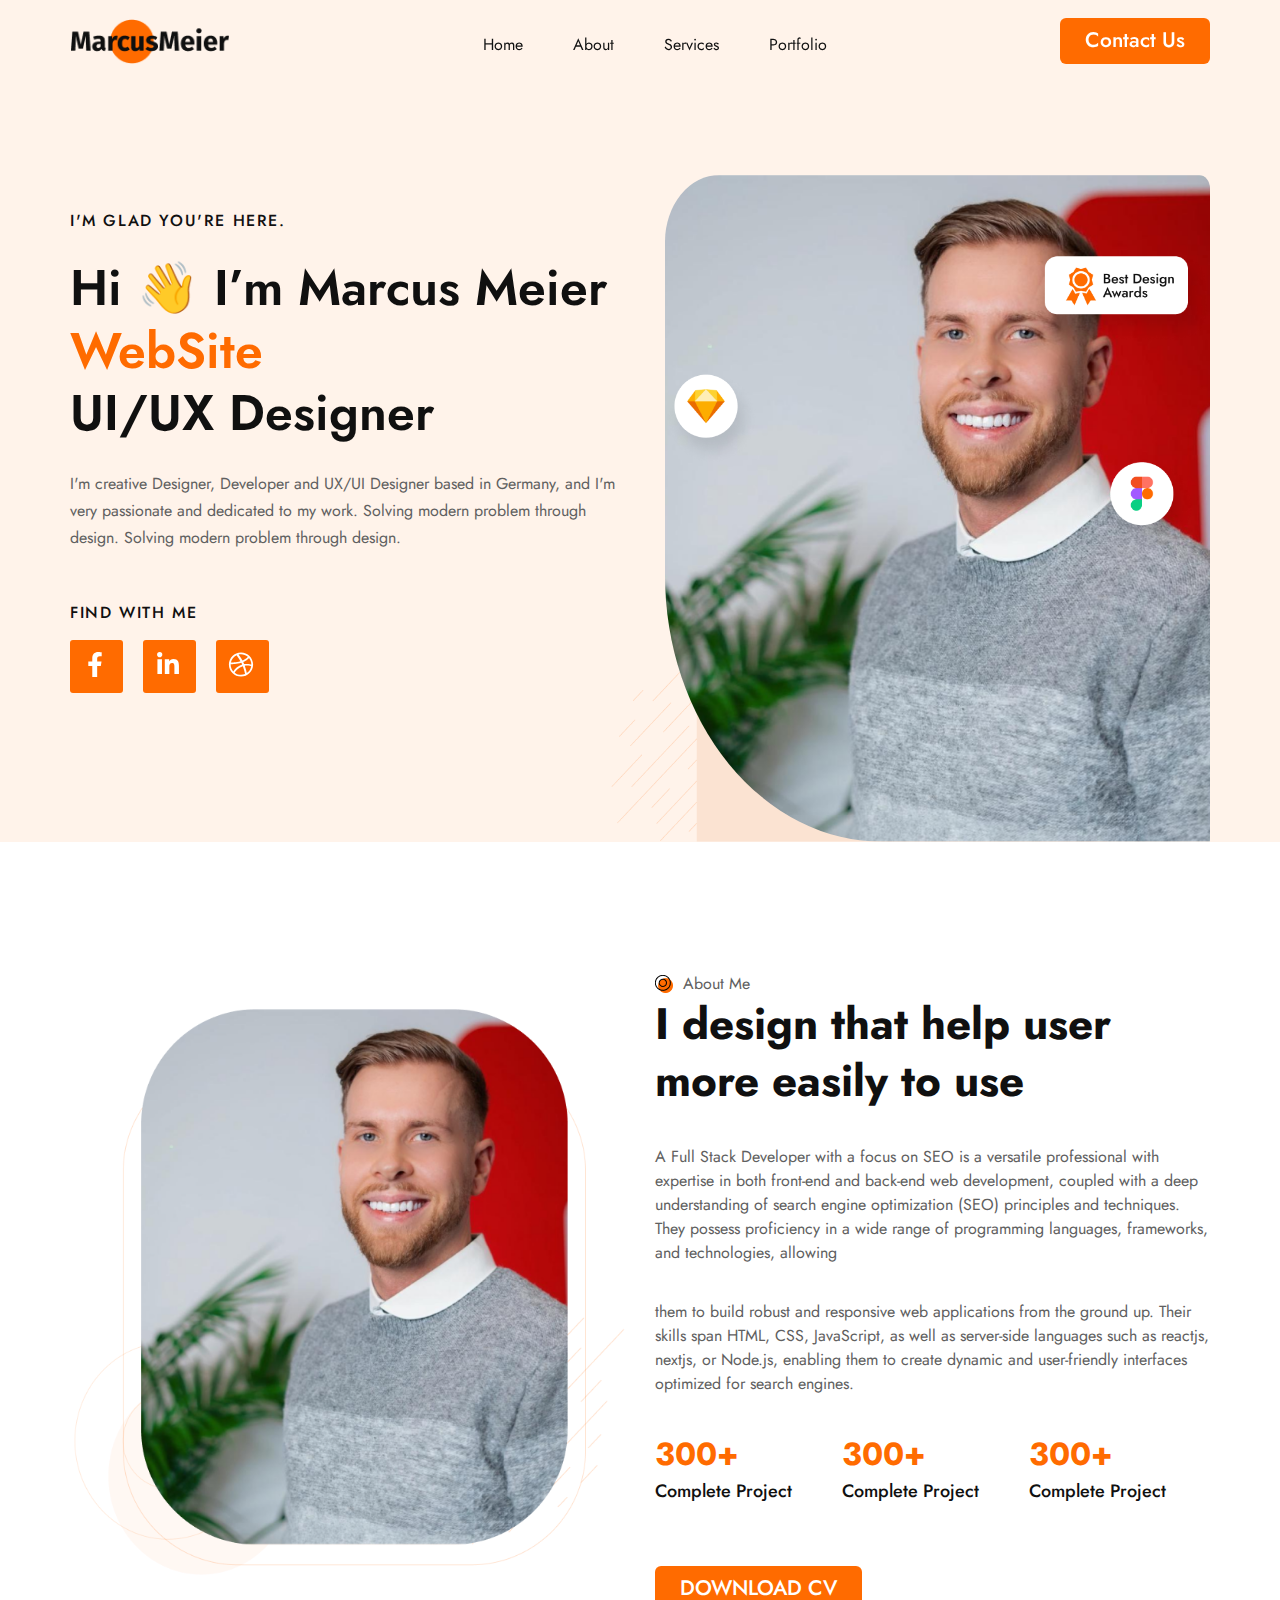
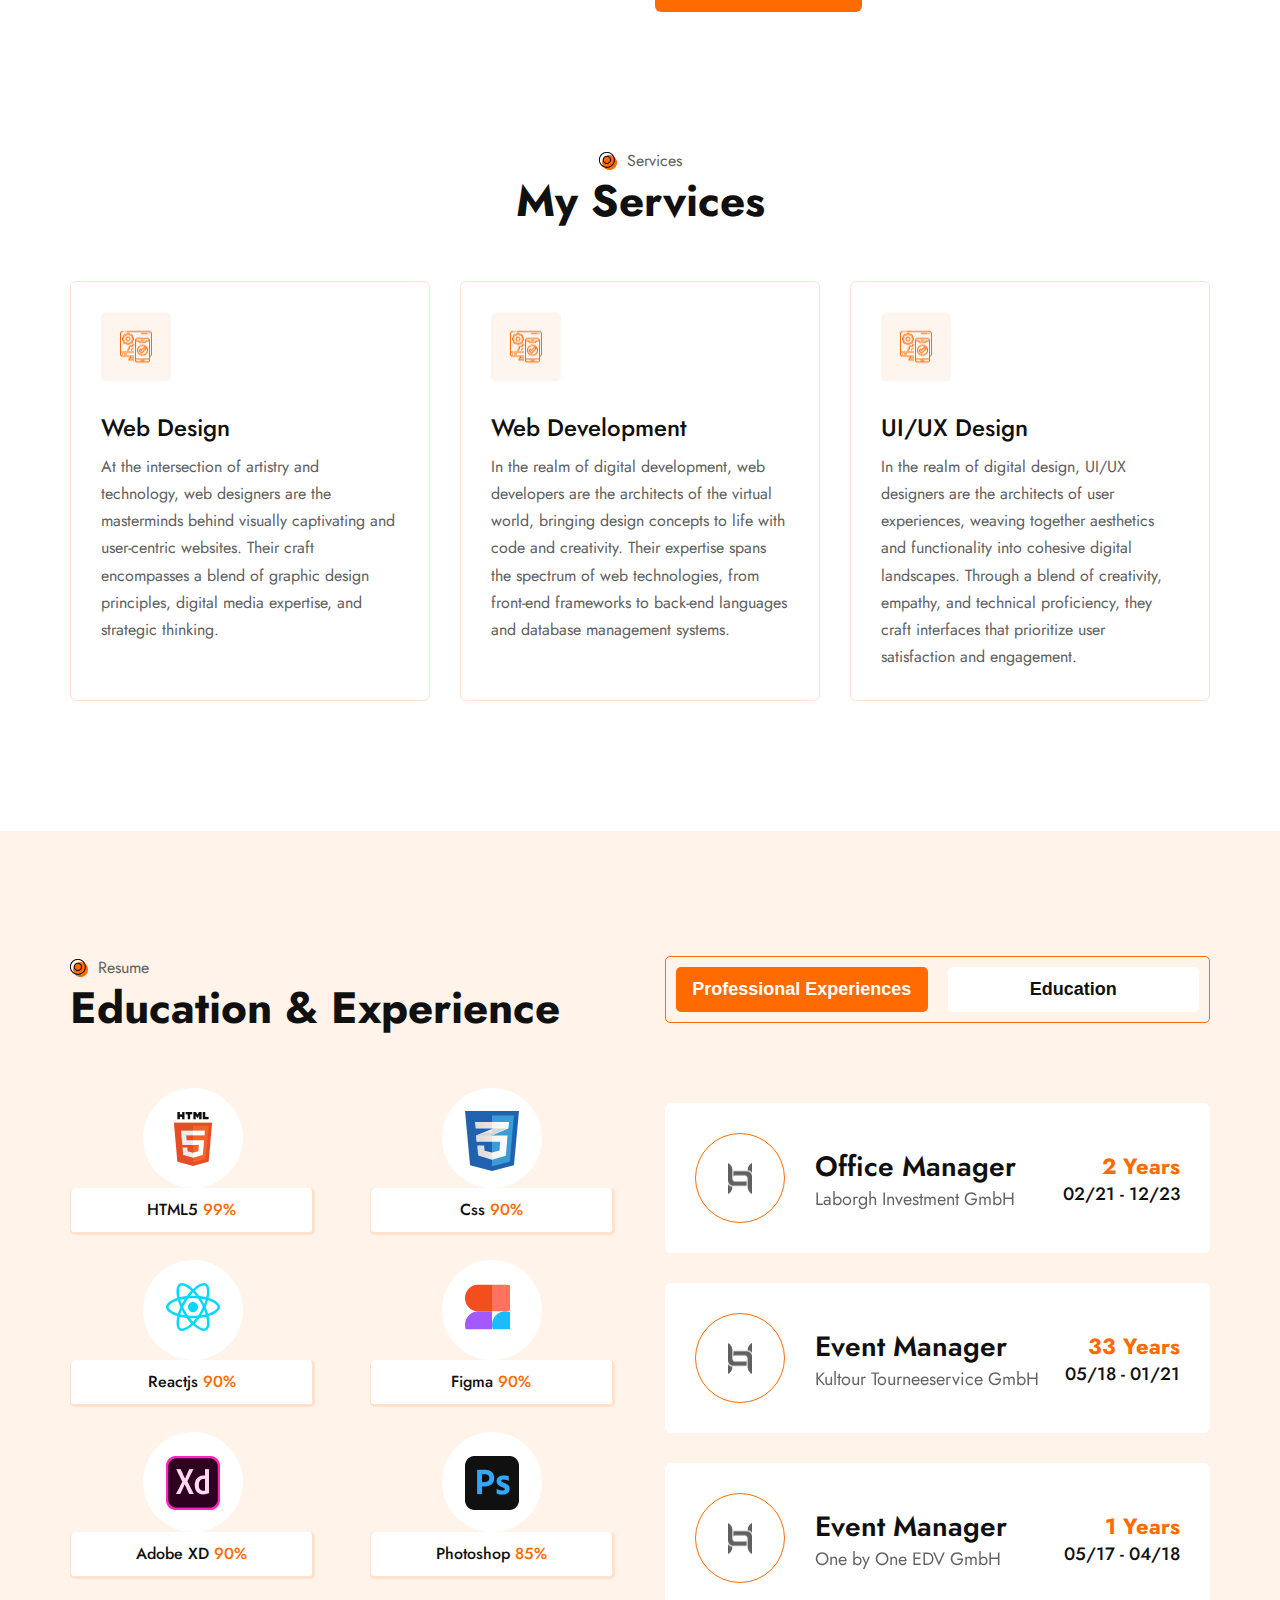
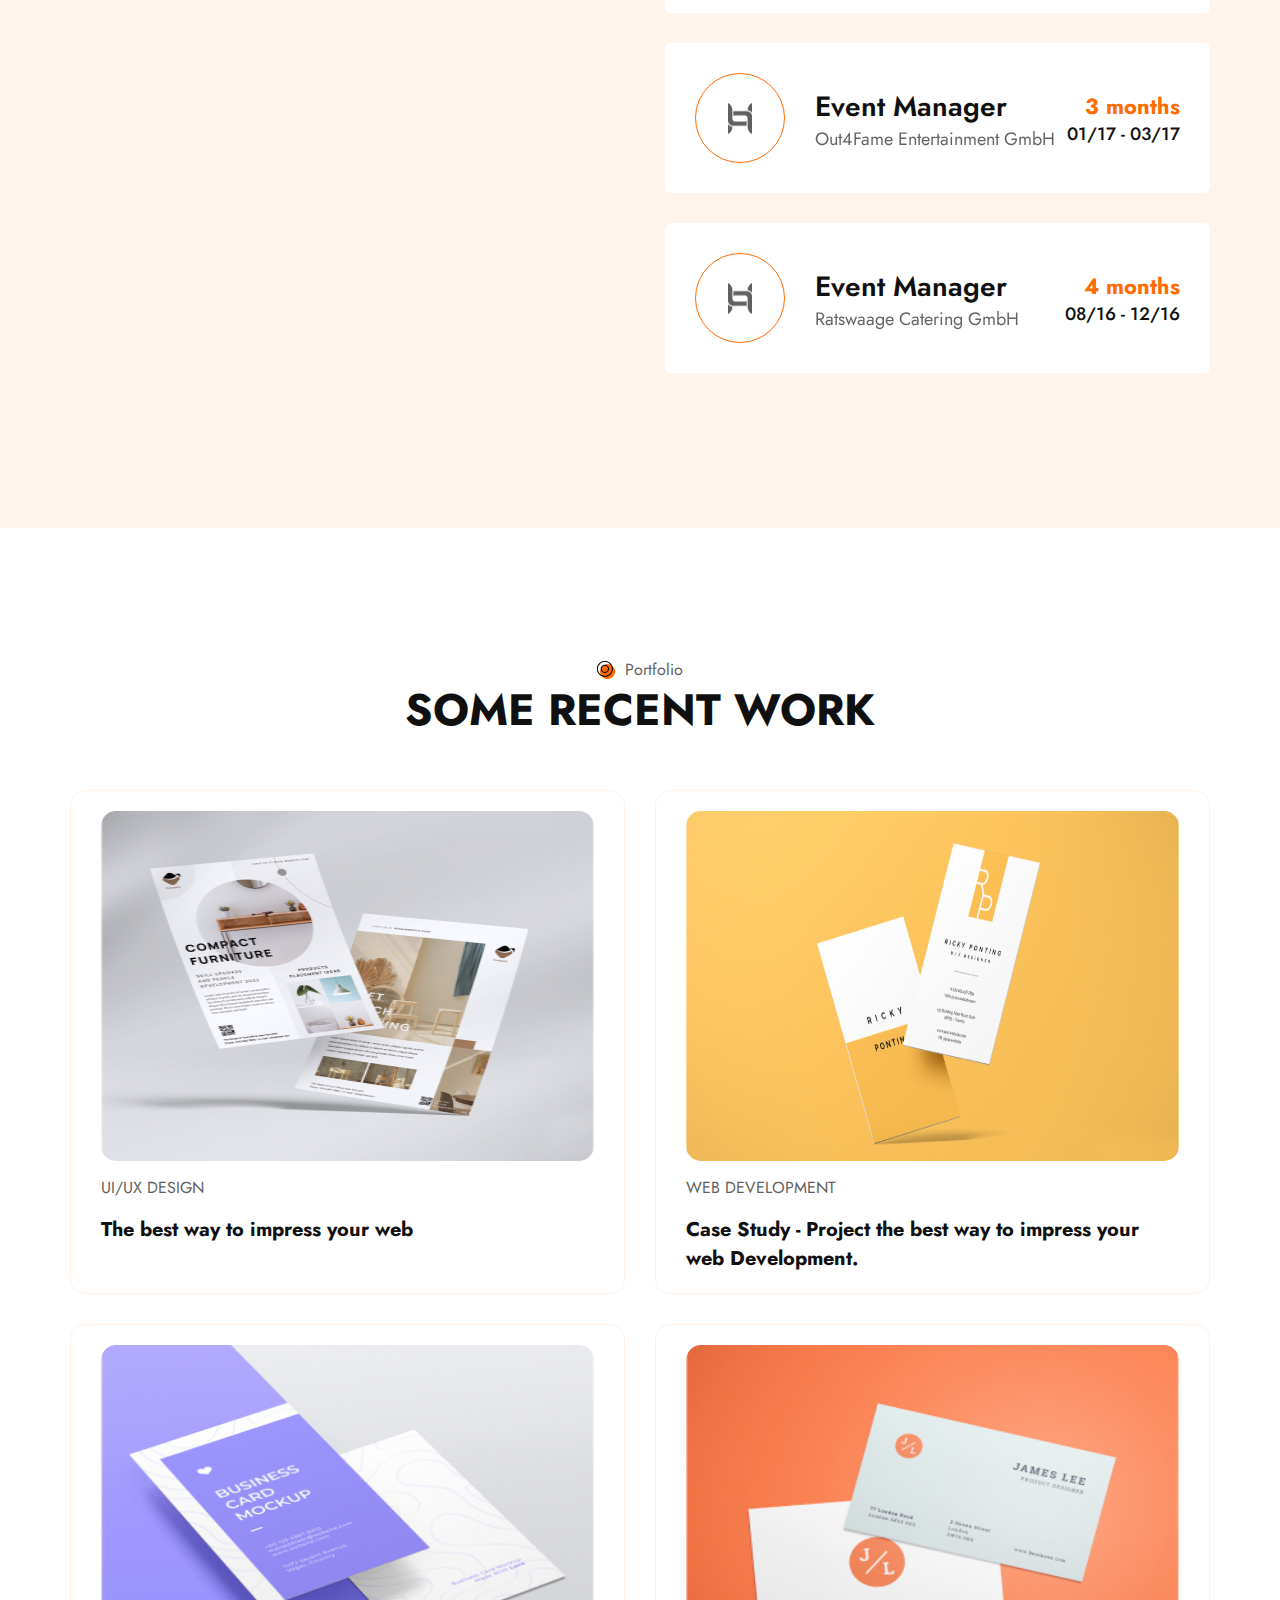
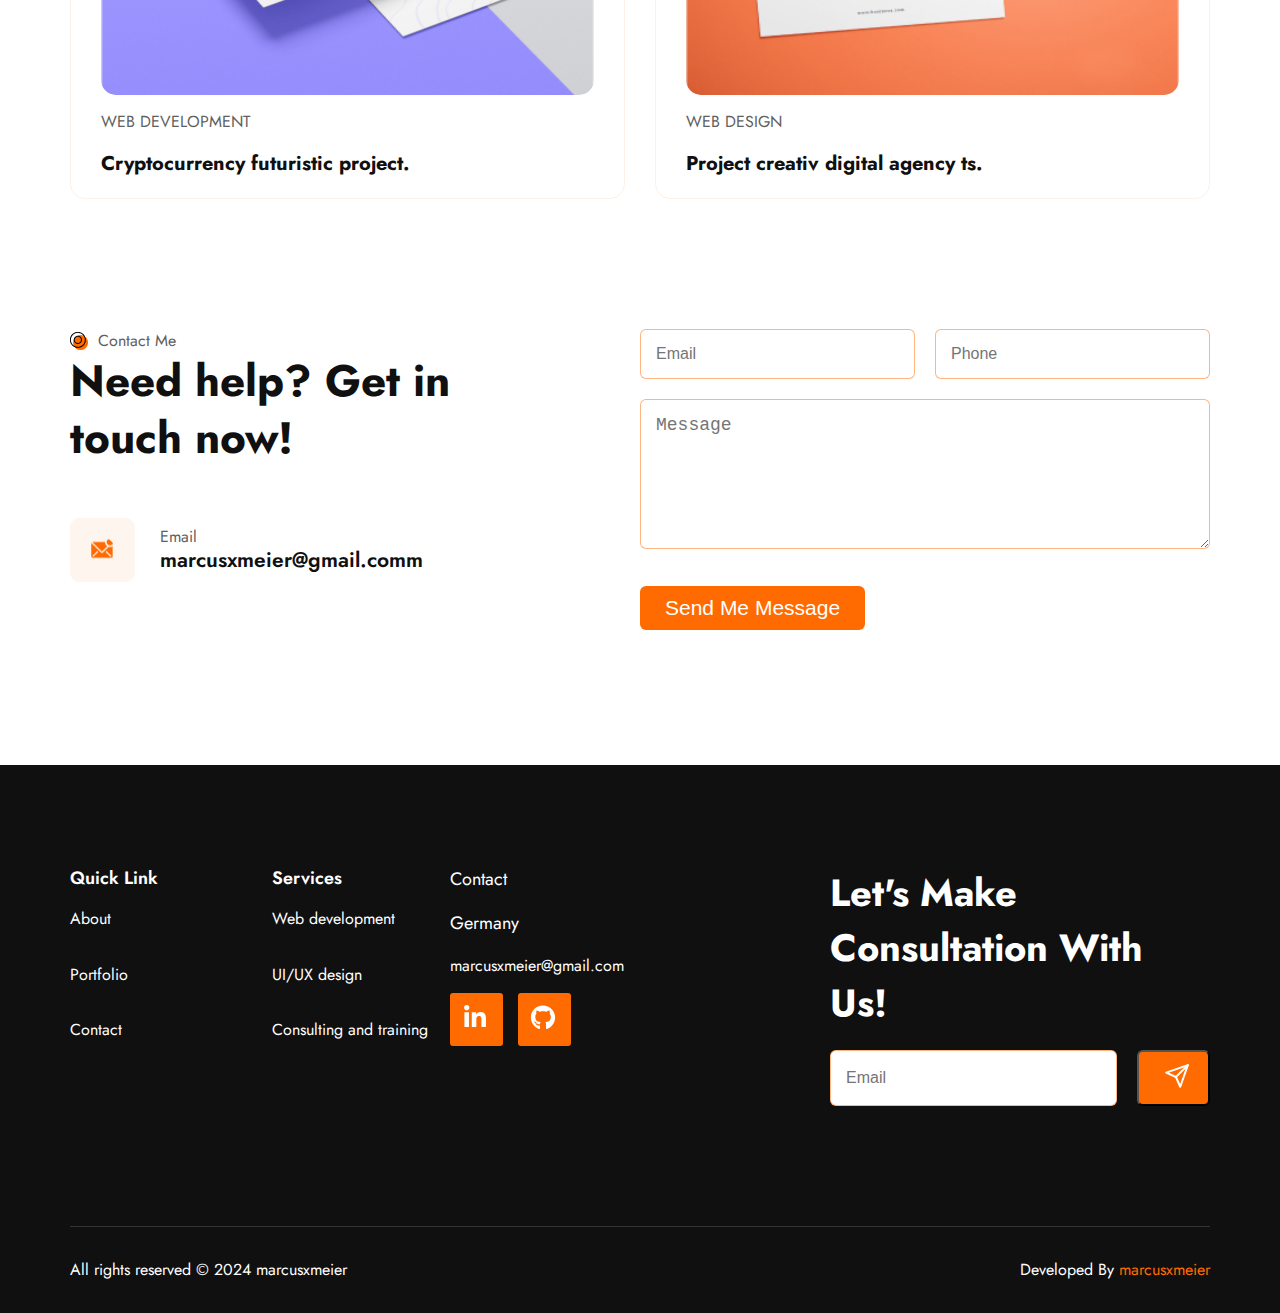
<file: index.html>
<!DOCTYPE html>
<html class="no-js" lang="en">
  <head>
    <!-- Meta Tags -->
    <meta charset="utf-8" />
    <meta http-equiv="x-ua-compatible" content="ie=edge" />
    <meta name="viewport" content="width=device-width, initial-scale=1" />
    <meta name="author" content="Thememarch" />
    <!-- Favicon Icon -->
    <link rel="icon" href="assets/img/favicon.svg" />
    <!-- Site Title -->
    <title>Marcus-Meier</title>
    <link rel="stylesheet" href="assets/sass/style.css" />
  </head>

  <body>
    <!-- Start Header Section -->
    <header class="ak-site_header ak-style1 ak-sticky_header">
      <div class="ak-main_header">
        <div class="container m-auto">
          <div class="ak-main_header_in">
            <div class="ak-main-header-left">
              <a class="ak-site_branding" href="index.html">
                <img src="assets/img/Logo.png" alt="..." />
              </a>
            </div>
            <div class="ak-main-header-center">
              <div class="ak-nav ak-medium">
                <ul class="ak-nav_list">
                  <li>
                    <a href="index.html" class="text-hover-animaiton">Home</a>
                  </li>
                  <li>
                    <a href="about.html" class="text-hover-animaiton">About</a>
                  </li>
                  <li>
                    <a href="services.html" class="text-hover-animaiton"
                      >Services</a
                    >
                  </li>
                  <li class="menu-item-has-children">
                    <a href="portfolio.html" class="text-hover-animaiton"
                      >Portfolio</a
                    >
                    <ul>
                      <li>
                        <a href="portfolio.html" class="text-hover-animaiton"
                          >Portfolio</a
                        >
                      </li>
                      <li>
                        <a
                          href="portfolioDetails.html"
                          class="text-hover-animaiton"
                          >Portfolio Details</a
                        >
                      </li>
                    </ul>
                  </li>
                </ul>
              </div>
            </div>
            <div class="ak-main-header-right">
              <a class="orange-btn btn_effect" href="contact.html">
                <span class="position-relative z-1"> contact us </span>
              </a>
            </div>
          </div>
        </div>
      </div>
      <!-- <div class="nav-bar-border"></div> -->
    </header>
    <!-- End Header Section -->

    <!-- Start Hero -->
    <section class="hero style1">
      <div class="container m-auto">
        <div class="hero-content">
          <div class="hero-text">
            <p class="hero-subtitle">I'm glad you're here.</p>
            <div class="hero-heading">
              <h1 class="hero-title">Hi 👋 I’m Marcus Meier</h1>
              <h1 class="type-writing">
                WebSite
                <span class="type">
                  <span>
                    <span>Designer</span>
                    <span>Developer</span>
                  </span>
                </span>
              </h1>
              <h1 class="hero-title">UI/UX Designer</h1>
            </div>
            <p class="hero-desp">
              I'm creative Designer, Developer and UX/UI Designer based in
              Germany, and I'm very passionate and dedicated to my work. Solving
              modern problem through design. Solving modern problem through
              design.
            </p>
            <div class="height-50 height-lg-40"></div>
            <p class="hero-subtitle">FIND WITH ME</p>
            <div class="hero-icon">
              <div class="home-four-banner-icon">
                <a href="https://www.facebook.com/">
                  <svg
                    class="svg-inline--fa fa-facebook-f text-white h4"
                    aria-hidden="true"
                    focusable="false"
                    data-prefix="fab"
                    data-icon="facebook-f"
                    role="img"
                    xmlns="http://www.w3.org/2000/svg"
                    viewBox="0 0 320 512"
                    data-fa-i2svg=""
                  >
                    <path
                      fill="currentColor"
                      d="M279.14 288l14.22-92.66h-88.91v-60.13c0-25.35 12.42-50.06 52.24-50.06h40.42V6.26S260.43 0 225.36 0c-73.22 0-121.08 44.38-121.08 124.72v70.62H22.89V288h81.39v224h100.17V288z"
                    ></path>
                  </svg>
                </a>
              </div>

              <div class="home-four-banner-icon">
                <a href="https://www.linkedin.com/">
                  <svg
                    class="svg-inline--fa fa-linkedin-in text-white h4"
                    aria-hidden="true"
                    focusable="false"
                    data-prefix="fab"
                    data-icon="linkedin-in"
                    role="img"
                    xmlns="http://www.w3.org/2000/svg"
                    viewBox="0 0 448 512"
                    data-fa-i2svg=""
                  >
                    <path
                      fill="currentColor"
                      d="M100.28 448H7.4V148.9h92.88zM53.79 108.1C24.09 108.1 0 83.5 0 53.8a53.79 53.79 0 0 1 107.58 0c0 29.7-24.1 54.3-53.79 54.3zM447.9 448h-92.68V302.4c0-34.7-.7-79.2-48.29-79.2-48.29 0-55.69 37.7-55.69 76.7V448h-92.78V148.9h89.08v40.8h1.3c12.4-23.5 42.69-48.3 87.88-48.3 94 0 111.28 61.9 111.28 142.3V448z"
                    ></path>
                  </svg>
                </a>
              </div>

              <div class="home-four-banner-icon">
                <a href="https://dribbble.com/">
                  <svg
                    class="svg-inline--fa fa-dribbble text-white h4"
                    aria-hidden="true"
                    focusable="false"
                    data-prefix="fab"
                    data-icon="dribbble"
                    role="img"
                    xmlns="http://www.w3.org/2000/svg"
                    viewBox="0 0 512 512"
                    data-fa-i2svg=""
                  >
                    <path
                      fill="currentColor"
                      d="M256 8C119.252 8 8 119.252 8 256s111.252 248 248 248 248-111.252 248-248S392.748 8 256 8zm163.97 114.366c29.503 36.046 47.369 81.957 47.835 131.955-6.984-1.477-77.018-15.682-147.502-6.818-5.752-14.041-11.181-26.393-18.617-41.614 78.321-31.977 113.818-77.482 118.284-83.523zM396.421 97.87c-3.81 5.427-35.697 48.286-111.021 76.519-34.712-63.776-73.185-116.168-79.04-124.008 67.176-16.193 137.966 1.27 190.061 47.489zm-230.48-33.25c5.585 7.659 43.438 60.116 78.537 122.509-99.087 26.313-186.36 25.934-195.834 25.809C62.38 147.205 106.678 92.573 165.941 64.62zM44.17 256.323c0-2.166.043-4.322.108-6.473 9.268.19 111.92 1.513 217.706-30.146 6.064 11.868 11.857 23.915 17.174 35.949-76.599 21.575-146.194 83.527-180.531 142.306C64.794 360.405 44.17 310.73 44.17 256.323zm81.807 167.113c22.127-45.233 82.178-103.622 167.579-132.756 29.74 77.283 42.039 142.053 45.189 160.638-68.112 29.013-150.015 21.053-212.768-27.882zm248.38 8.489c-2.171-12.886-13.446-74.897-41.152-151.033 66.38-10.626 124.7 6.768 131.947 9.055-9.442 58.941-43.273 109.844-90.795 141.978z"
                    ></path>
                  </svg>
                </a>
              </div>
            </div>
          </div>
          <div class="hero-images-content">
            <img src="assets/img/hero-bg.png" alt="hero" class="hero-img" />
            <img
              src="assets/img/homeBannerFourBg.png"
              class="homeBannerFourBg"
              alt="..."
            />
            <img
              src="assets/img/homeFourParticle.png"
              class="homeFourParticle"
              alt=""
            />
          </div>
        </div>
      </div>
    </section>

    <!-- Start About -->
    <section>
      <div class="height-130 height-lg-50"></div>
      <div class="container">
        <div class="about style1">
          <div>
            <img src="assets/img/aboutFourImg.png" alt="aboutFourImg" />
          </div>
          <div>
            <div class="section-title-content style1">
              <div class="section-subtitle">
                <img src="assets/img/orangeDot.png" alt="" />
                <p>About Me</p>
              </div>
              <div class="section-title-main">
                <h2 class="section-title">
                  I design that help user more easily to use
                </h2>
              </div>
            </div>
            <div class="height-35 height-lg-35"></div>
            <p>
              A Full Stack Developer with a focus on SEO is a versatile
              professional with expertise in both front-end and back-end web
              development, coupled with a deep understanding of search engine
              optimization (SEO) principles and techniques. They possess
              proficiency in a wide range of programming languages, frameworks,
              and technologies, allowing
            </p>
            <div class="height-35 height-lg-20"></div>
            <p>
              them to build robust and responsive web applications from the
              ground up. Their skills span HTML, CSS, JavaScript, as well as
              server-side languages such as reactjs, nextjs, or Node.js,
              enabling them to create dynamic and user-friendly interfaces
              optimized for search engines.
            </p>
            <div class="height-35 height-lg-35"></div>
            <div class="counter style1">
              <div class="counter-content">
                <h3 class="counter-number">300+</h3>
                <p class="counter-title">Complete Project</p>
              </div>
              <div class="counter-content">
                <h3 class="counter-number">300+</h3>
                <p class="counter-title">Complete Project</p>
              </div>
              <div class="counter-content">
                <h3 class="counter-number">300+</h3>
                <p class="counter-title">Complete Project</p>
              </div>
            </div>
            <div class="height-60 height-lg-35"></div>
            <div class="download-btn">
              <a class="orange-btn btn_effect" href="#">
                <span> DOWNLOAD CV</span>
              </a>
            </div>
          </div>
        </div>
      </div>
    </section>
    <!-- End About -->

    <!-- Start Services -->
    <section>
      <div class="height-130 height-lg-50"></div>
      <div class="container">
        <div class="section-title-content style1 type2">
          <div class="section-subtitle">
            <img src="assets/img/orangeDot.png" alt="" />
            <p>Services</p>
          </div>
          <div class="section-title-main">
            <h2 class="section-title">My Services</h2>
          </div>
        </div>
        <div class="height-50 height-lg-50"></div>
        <div class="service style1">
          <div class="service-card">
            <img src="assets/img/serviceNine.png" alt="" class="service-img" />
            <h3 class="service-title">Web Design</h3>
            <p class="service-desp">
              At the intersection of artistry and technology, web designers are
              the masterminds behind visually captivating and user-centric
              websites. Their craft encompasses a blend of graphic design
              principles, digital media expertise, and strategic thinking.
            </p>
          </div>
          <div class="service-card">
            <img src="assets/img/serviceNine.png" alt="" class="service-img" />
            <h3 class="service-title">Web Development</h3>
            <p class="service-desp">
              In the realm of digital development, web developers are the
              architects of the virtual world, bringing design concepts to life
              with code and creativity. Their expertise spans the spectrum of
              web technologies, from front-end frameworks to back-end languages
              and database management systems.
            </p>
          </div>
          <div class="service-card">
            <img src="assets/img/serviceNine.png" alt="" class="service-img" />
            <h3 class="service-title">UI/UX Design</h3>
            <p class="service-desp">
              In the realm of digital design, UI/UX designers are the architects
              of user experiences, weaving together aesthetics and functionality
              into cohesive digital landscapes. Through a blend of creativity,
              empathy, and technical proficiency, they craft interfaces that
              prioritize user satisfaction and engagement.
            </p>
          </div>
        </div>
      </div>
    </section>
    <!-- End Services -->

    <!-- Strat Resume -->
    <div class="height-130 height-lg-50"></div>
    <section class="resume-container">
      <div class="height-125 height-lg-50"></div>
      <div class="container">
        <div class="skill-education-content style1">
          <div>
            <div class="section-title-content style1">
              <div class="section-subtitle">
                <img src="assets/img/orangeDot.png" alt="" />
                <p>Resume</p>
              </div>
              <div class="section-title-main">
                <h2 class="section-title">Education & Experience</h2>
              </div>
            </div>
            <!-- skills -->
            <div class="height-50 height-lg-25"></div>
            <div class="skill-content">
              <div class="skill-card">
                <div class="img-top">
                  <img
                    src="assets/img/HTML.png"
                    class="skill-icon"
                    alt="skill"
                  />
                </div>
                <div class="title-content">
                  <p>HTML5 <span>99%</span></p>
                </div>
              </div>
              <div class="skill-card">
                <div class="img-top">
                  <img
                    src="assets/img/css-icon.svg"
                    class="skill-icon"
                    alt="skill"
                  />
                </div>
                <div class="title-content">
                  <p>Css <span>90%</span></p>
                </div>
              </div>
              <div class="skill-card">
                <div class="img-top">
                  <img
                    src="assets/img/react-js-icon.svg"
                    class="skill-icon"
                    alt="skill"
                  />
                </div>
                <div class="title-content">
                  <p>Reactjs <span>90%</span></p>
                </div>
              </div>
              <div class="skill-card">
                <div class="img-top">
                  <img
                    src="assets/img/figma.svg"
                    class="skill-icon"
                    alt="skill"
                  />
                </div>
                <div class="title-content">
                  <p>Figma <span>90%</span></p>
                </div>
              </div>
              <div class="skill-card">
                <div class="img-top">
                  <img src="assets/img/XD.png" class="skill-icon" alt="skill" />
                </div>
                <div class="title-content">
                  <p>Adobe XD <span>90%</span></p>
                </div>
              </div>
              <div class="skill-card">
                <div class="img-top">
                  <img
                    src="assets/img/Photoshop.png"
                    class="skill-icon"
                    alt="skill"
                  />
                </div>
                <div class="title-content">
                  <p>Photoshop <span>85%</span></p>
                </div>
              </div>
            </div>
          </div>
          <div>
            <div class="experiences-education-content">
              <div class="experiences-education-btn">
                <button class="tab-common-btn experiences-btn active">
                  Professional Experiences
                </button>
                <button class="tab-common-btn educationt-btn">Education</button>
              </div>
            </div>
            <div class="height-80 height-lg-40"></div>
            <div class="Experiences">
              <div class="experiences-education-card">
                <div class="experiences-education">
                  <div class="experiences-img">
                    <img src="assets/img/tabLogoOne.png" alt="" />
                  </div>
                  <div class="experiences-conter">
                    <h3 class="experiences-title">Office Manager</h3>
                    <p class="experiences-subtitle">Laborgh Investment GmbH</p>
                  </div>
                </div>
                <div class="dy">
                  <h4>2 Years</h4>
                  <p>02/21 - 12/23</p>
                </div>
              </div>
              <div class="experiences-education-card">
                <div class="experiences-education">
                  <div class="experiences-img">
                    <img src="assets/img/tabLogoOne.png" alt="" />
                  </div>
                  <div class="experiences-conter">
                    <h3 class="experiences-title">Event Manager</h3>
                    <p class="experiences-subtitle">
                      Kultour Tourneeservice GmbH
                    </p>
                  </div>
                </div>
                <div class="dy">
                  <h4>33 Years</h4>
                  <p>05/18 - 01/21</p>
                </div>
              </div>
              <div class="experiences-education-card">
                <div class="experiences-education">
                  <div class="experiences-img">
                    <img src="assets/img/tabLogoOne.png" alt="" />
                  </div>
                  <div class="experiences-conter">
                    <h3 class="experiences-title">Event Manager</h3>
                    <p class="experiences-subtitle">One by One EDV GmbH</p>
                  </div>
                </div>
                <div class="dy">
                  <h4>1 Years</h4>
                  <p>05/17 - 04/18</p>
                </div>
              </div>
              <div class="experiences-education-card">
                <div class="experiences-education">
                  <div class="experiences-img">
                    <img src="assets/img/tabLogoOne.png" alt="" />
                  </div>
                  <div class="experiences-conter">
                    <h3 class="experiences-title">Event Manager</h3>
                    <p class="experiences-subtitle">
                      Out4Fame Entertainment GmbH
                    </p>
                  </div>
                </div>
                <div class="dy">
                  <h4>3 months</h4>
                  <p>01/17 - 03/17</p>
                </div>
              </div>
              <div class="experiences-education-card">
                <div class="experiences-education">
                  <div class="experiences-img">
                    <img src="assets/img/tabLogoOne.png" alt="" />
                  </div>
                  <div class="experiences-conter">
                    <h3 class="experiences-title">Event Manager</h3>
                    <p class="experiences-subtitle">Ratswaage Catering GmbH</p>
                  </div>
                </div>
                <div class="dy">
                  <h4>4 months</h4>
                  <p>08/16 - 12/16</p>
                </div>
              </div>
            </div>
            <div class="Education">
              <div class="experiences-education-card">
                <div class="experiences-education">
                  <div class="experiences-img">
                    <img src="assets/img/tabLogoOne.png" alt="" />
                  </div>
                  <div class="experiences-conter">
                    <h3 class="experiences-title">Fullstack Development</h3>
                    <p class="experiences-subtitle">Le Wagon Bootcamp Berlin</p>
                  </div>
                </div>
                <div class="dy">
                  <h4>3 months</h4>
                  <p>01/24 - 03/24</p>
                </div>
              </div>
              <div class="experiences-education-card">
                <div class="experiences-education">
                  <div class="experiences-img">
                    <img src="assets/img/tabLogoOne.png" alt="" />
                  </div>
                  <div class="experiences-conter">
                    <h3 class="experiences-title">Event Management</h3>
                    <p class="experiences-subtitle">HK Magdeburg</p>
                  </div>
                </div>
                <div class="dy">
                  <h4>2 Years</h4>
                  <p>02/21 - 12/23</p>
                </div>
              </div>
            </div>
          </div>
        </div>
      </div>
      <div class="height-125 height-lg-50"></div>
    </section>
    <!-- End Resume -->

    <!-- Start Portfolio -->
    <div class="height-130 height-lg-50"></div>
    <div class="container">
      <div class="section-title-content style1 type2">
        <div class="section-subtitle">
          <img src="assets/img/orangeDot.png" alt="" />
          <p>Portfolio</p>
        </div>
        <div class="section-title-main">
          <h2 class="section-title">SOME RECENT WORK</h2>
        </div>
      </div>
      <div class="height-50 height-lg-50"></div>
      <div class="portfolio-content">
        <a href="portfolioDetails.html" class="portfolio-card">
          <div class="portfolio-img-overlay">
            <img src="assets/img/recentSix.png" alt="..." />
          </div>
          <p>UI/UX DESIGN</p>
          <h5>The best way to impress your web</h5>
        </a>
        <a href="portfolioDetails.html" class="portfolio-card">
          <div class="portfolio-img-overlay">
            <img src="assets/img/recentSeven.png" alt="..." />
          </div>
          <p>WEB DEVELOPMENT</p>
          <h5>
            Case Study - Project the best way to impress your web Development.
          </h5>
        </a>
        <a href="portfolioDetails.html" class="portfolio-card">
          <div class="portfolio-img-overlay">
            <img src="assets/img/recentEight.png" alt="..." />
          </div>
          <p>WEB DEVELOPMENT</p>
          <h5>Cryptocurrency futuristic project.</h5>
        </a>
        <a href="portfolioDetails.html" class="portfolio-card">
          <div class="portfolio-img-overlay">
            <img src="assets/img/recentNine.png" alt="..." />
          </div>
          <p>WEB DESIGN</p>
          <h5>Project creativ digital agency ts.</h5>
        </a>
      </div>
    </div>
    <!-- End Portfolio -->

    <!-- Start Contact Me -->
    <div class="height-130 height-lg-50"></div>
    <section class="container">
      <div class="contact-content">
        <div>
          <div class="section-title-content style1">
            <div class="section-subtitle">
              <img src="assets/img/orangeDot.png" alt="" />
              <p>Contact Me</p>
            </div>
            <div class="section-title-main">
              <h2 class="section-title">
                Need help? Get in <br />
                touch now!
              </h2>
            </div>
          </div>
          <div class="height-50 height-lg-30"></div>
          <div class="email-content">
            <img src="assets/img/email.png" alt="email" class="email-img" />
            <div class="email-info">
              <p>Email</p>
              <a class="email-title" href="mailto:marcusxmeier@gmail.comm"
                >marcusxmeier@gmail.comm</a
              >
            </div>
          </div>
        </div>
        <div>
          <form>
            <div class="contact-info-form">
              <div class="input-group">
                <input
                  class="email"
                  type="email"
                  name="email"
                  placeholder="Email"
                />
                <input type="tel" name="phone" placeholder="Phone" />
              </div>
              <div>
                <textarea name="message" placeholder="Message"></textarea>
              </div>
              <button class="orange-btn btn_effect" type="submit">
                <span> Send Me Message</span>
              </button>
            </div>
          </form>
        </div>
      </div>
    </section>
    <!-- End Contact Me -->

    <!-- Start Footer -->
    <div class="height-135 height-lg-80"></div>
    <footer class="footer-bg">
      <div class="height-100 height-lg-50"></div>
      <div class="container">
        <div class="footer-content style1">
          <div class="quick-link-content">
            <div class="quick-link">
              <p>Quick Link</p>
              <a href="about.html">About</a>
              <a href="portfolio.html">Portfolio</a>
              <a href="contact.html">Contact</a>
            </div>
            <div class="quick-link">
              <p>Services</p>
              <a href="services.html">Web development </a>
              <a href="services.html">UI/UX design</a>
              <a href="services.html">Consulting and training</a>
            </div>
          </div>
          <div class="contact-content-footer">
            <p>Contact</p>
            <p class="germany">Germany</p>
            <a href="mailto:marcusxmeier@gmail.com">marcusxmeier@gmail.com</a>
            <div class="hero-icon style2">
              <div class="home-four-banner-icon">
                <a href="https://linkedin.com/">
                  <svg
                    class="svg-inline--fa fa-linkedin-in text-white h5"
                    aria-hidden="true"
                    focusable="false"
                    data-prefix="fab"
                    data-icon="linkedin-in"
                    role="img"
                    xmlns="http://www.w3.org/2000/svg"
                    viewBox="0 0 448 512"
                    data-fa-i2svg=""
                  >
                    <path
                      fill="currentColor"
                      d="M100.28 448H7.4V148.9h92.88zM53.79 108.1C24.09 108.1 0 83.5 0 53.8a53.79 53.79 0 0 1 107.58 0c0 29.7-24.1 54.3-53.79 54.3zM447.9 448h-92.68V302.4c0-34.7-.7-79.2-48.29-79.2-48.29 0-55.69 37.7-55.69 76.7V448h-92.78V148.9h89.08v40.8h1.3c12.4-23.5 42.69-48.3 87.88-48.3 94 0 111.28 61.9 111.28 142.3V448z"
                    ></path>
                  </svg>
                </a>
              </div>
              <div class="home-four-banner-icon">
                <a href="https://github.com/">
                  <svg
                    class="svg-inline--fa fa-github text-white h5"
                    aria-hidden="true"
                    focusable="false"
                    data-prefix="fab"
                    data-icon="github"
                    role="img"
                    xmlns="http://www.w3.org/2000/svg"
                    viewBox="0 0 496 512"
                    data-fa-i2svg=""
                  >
                    <path
                      fill="currentColor"
                      d="M165.9 397.4c0 2-2.3 3.6-5.2 3.6-3.3.3-5.6-1.3-5.6-3.6 0-2 2.3-3.6 5.2-3.6 3-.3 5.6 1.3 5.6 3.6zm-31.1-4.5c-.7 2 1.3 4.3 4.3 4.9 2.6 1 5.6 0 6.2-2s-1.3-4.3-4.3-5.2c-2.6-.7-5.5.3-6.2 2.3zm44.2-1.7c-2.9.7-4.9 2.6-4.6 4.9.3 2 2.9 3.3 5.9 2.6 2.9-.7 4.9-2.6 4.6-4.6-.3-1.9-3-3.2-5.9-2.9zM244.8 8C106.1 8 0 113.3 0 252c0 110.9 69.8 205.8 169.5 239.2 12.8 2.3 17.3-5.6 17.3-12.1 0-6.2-.3-40.4-.3-61.4 0 0-70 15-84.7-29.8 0 0-11.4-29.1-27.8-36.6 0 0-22.9-15.7 1.6-15.4 0 0 24.9 2 38.6 25.8 21.9 38.6 58.6 27.5 72.9 20.9 2.3-16 8.8-27.1 16-33.7-55.9-6.2-112.3-14.3-112.3-110.5 0-27.5 7.6-41.3 23.6-58.9-2.6-6.5-11.1-33.3 2.6-67.9 20.9-6.5 69 27 69 27 20-5.6 41.5-8.5 62.8-8.5s42.8 2.9 62.8 8.5c0 0 48.1-33.6 69-27 13.7 34.7 5.2 61.4 2.6 67.9 16 17.7 25.8 31.5 25.8 58.9 0 96.5-58.9 104.2-114.8 110.5 9.2 7.9 17 22.9 17 46.4 0 33.7-.3 75.4-.3 83.6 0 6.5 4.6 14.4 17.3 12.1C428.2 457.8 496 362.9 496 252 496 113.3 383.5 8 244.8 8zM97.2 352.9c-1.3 1-1 3.3.7 5.2 1.6 1.6 3.9 2.3 5.2 1 1.3-1 1-3.3-.7-5.2-1.6-1.6-3.9-2.3-5.2-1zm-10.8-8.1c-.7 1.3.3 2.9 2.3 3.9 1.6 1 3.6.7 4.3-.7.7-1.3-.3-2.9-2.3-3.9-2-.6-3.6-.3-4.3.7zm32.4 35.6c-1.6 1.3-1 4.3 1.3 6.2 2.3 2.3 5.2 2.6 6.5 1 1.3-1.3.7-4.3-1.3-6.2-2.2-2.3-5.2-2.6-6.5-1zm-11.4-14.7c-1.6 1-1.6 3.6 0 5.9 1.6 2.3 4.3 3.3 5.6 2.3 1.6-1.3 1.6-3.9 0-6.2-1.4-2.3-4-3.3-5.6-2z"
                    ></path>
                  </svg>
                </a>
              </div>
            </div>
          </div>
          <div>
            <h2 class="footer-email-title">Let's Make Consultation With Us!</h2>
            <form>
              <div class="input-group">
                <input
                  class="email"
                  type="email"
                  name="email"
                  placeholder="Email"
                /><button class="orange-btn btn_effect" type="submit">
                  <span>
                    <svg
                      xmlns="http://www.w3.org/2000/svg"
                      width="26"
                      height="27"
                      viewBox="0 0 26 27"
                      fill="none"
                    >
                      <path
                        d="M23.8337 3.0918L11.917 15.0085"
                        stroke="white"
                        stroke-width="2"
                        stroke-linecap="round"
                        stroke-linejoin="round"
                      />
                      <path
                        d="M23.8337 3.0918L16.2503 24.7585L11.917 15.0085L2.16699 10.6751L23.8337 3.0918Z"
                        stroke="white"
                        stroke-width="2"
                        stroke-linecap="round"
                        stroke-linejoin="round"
                      /></svg
                  ></span>
                </button>
              </div>
            </form>
          </div>
        </div>
        <div class="footer-hr"></div>
        <div class="copy-right">
          <p class="copy-title">All rights reserved © 2024 marcusxmeier</p>
          <p class="copy-title">Developed By <span>marcusxmeier</span></p>
        </div>
      </div>
    </footer>
    <!-- End Footer -->

    <!-- Script -->
    <script src="assets/js/plugins/jquery-3.7.1.min.js"></script>
    <script src="assets/js/main.js"></script>
  </body>
</html>
</file>
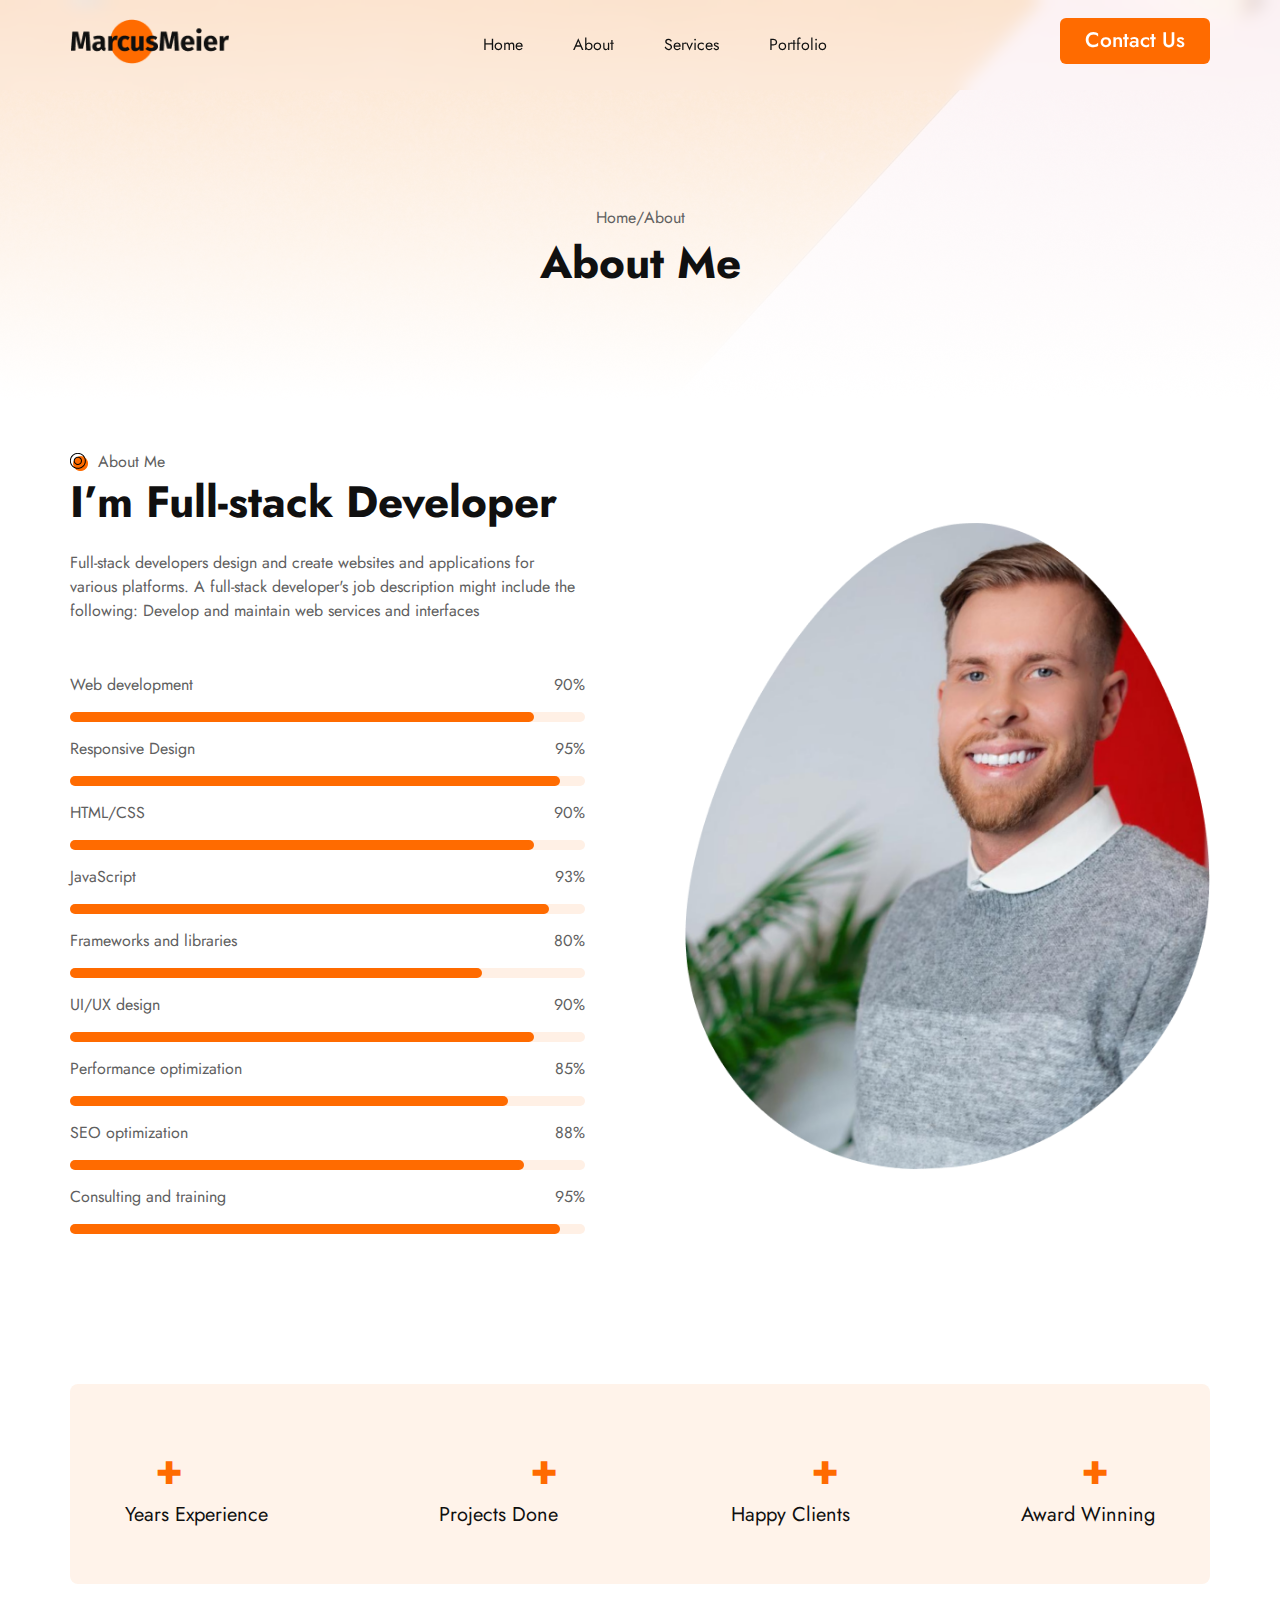
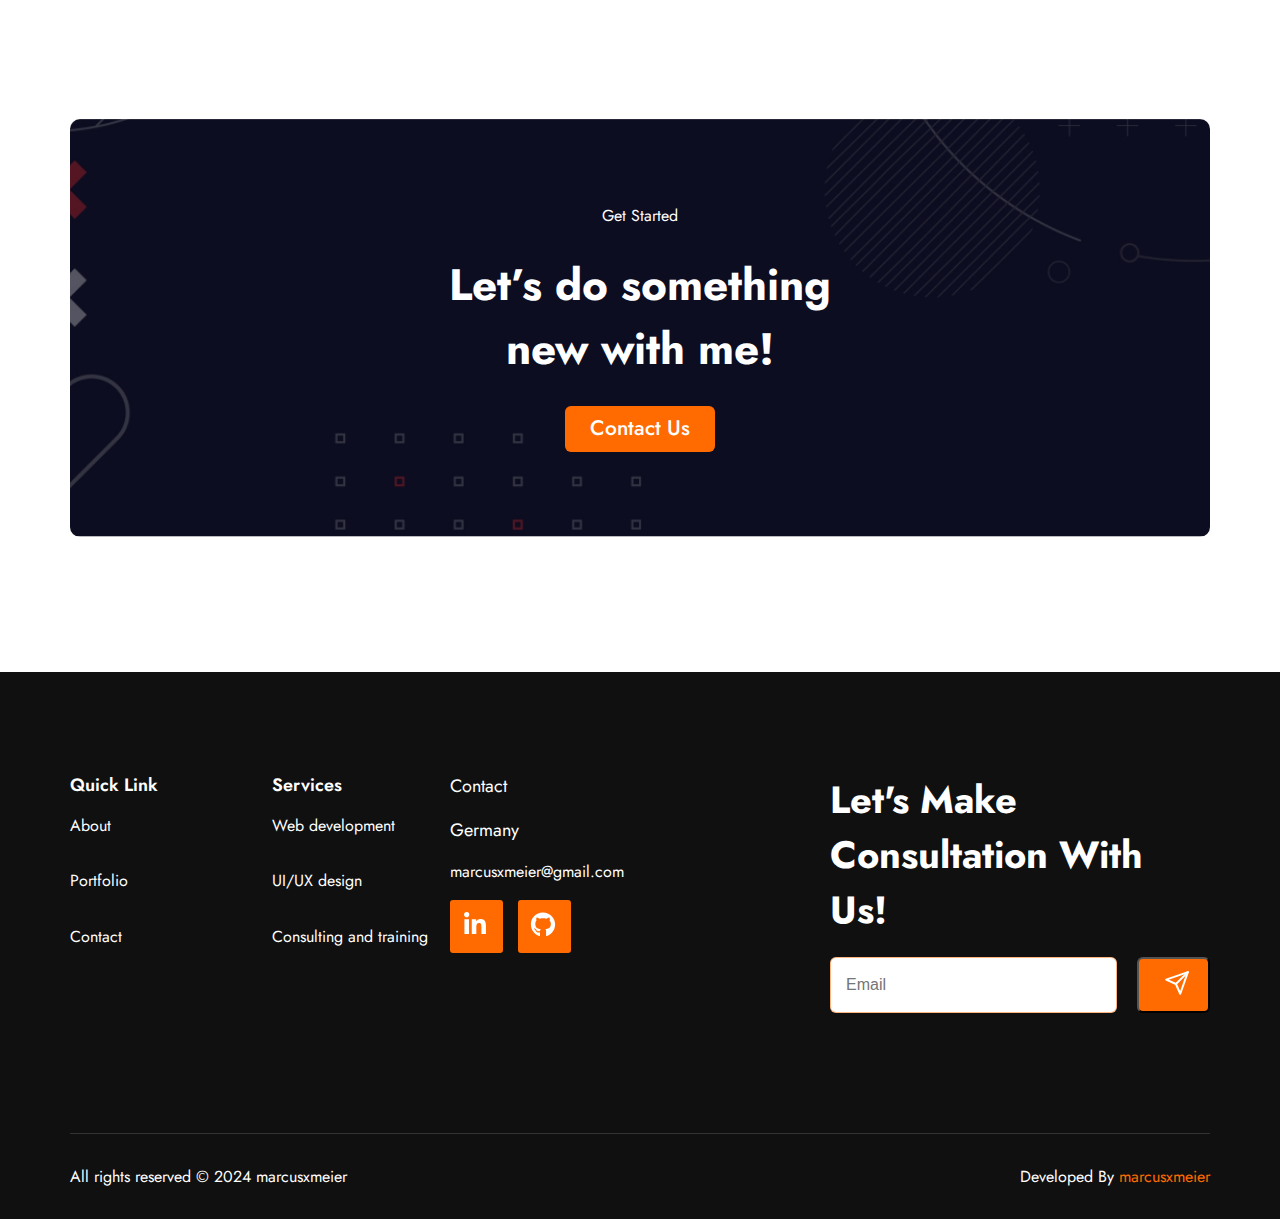
<file: about.html>
<!DOCTYPE html>
<html class="no-js" lang="en">
  <head>
    <!-- Meta Tags -->
    <meta charset="utf-8" />
    <meta http-equiv="x-ua-compatible" content="ie=edge" />
    <meta name="viewport" content="width=device-width, initial-scale=1" />
    <meta name="author" content="Thememarch" />
    <!-- Favicon Icon -->
    <link rel="icon" href="assets/img/favicon.svg" />
    <!-- Site Title -->
    <title>Marcus-Meier</title>
    <link rel="stylesheet" href="assets/sass/style.css" />
  </head>

  <body>
    <!-- Start Header Section -->
    <header class="ak-site_header ak-style1 ak-sticky_header">
      <div class="ak-main_header">
        <div class="container m-auto">
          <div class="ak-main_header_in">
            <div class="ak-main-header-left">
              <a class="ak-site_branding" href="index.html">
                <img src="assets/img/Logo.png" alt="..." />
              </a>
            </div>
            <div class="ak-main-header-center">
              <div class="ak-nav ak-medium">
                <ul class="ak-nav_list">
                  <li>
                    <a href="index.html" class="text-hover-animaiton">Home</a>
                  </li>
                  <li>
                    <a href="about.html" class="text-hover-animaiton">About</a>
                  </li>
                  <li>
                    <a href="services.html" class="text-hover-animaiton"
                      >Services</a
                    >
                  </li>
                  <li class="menu-item-has-children">
                    <a href="portfolio.html" class="text-hover-animaiton"
                      >Portfolio</a
                    >
                    <ul>
                      <li>
                        <a href="portfolio.html" class="text-hover-animaiton"
                          >Portfolio</a
                        >
                      </li>
                      <li>
                        <a
                          href="portfolioDetails.html"
                          class="text-hover-animaiton"
                          >Portfolio Details</a
                        >
                      </li>
                    </ul>
                  </li>
                </ul>
              </div>
            </div>
            <div class="ak-main-header-right">
              <a class="orange-btn btn_effect" href="contact.html">
                <span class="position-relative z-1"> contact us </span>
              </a>
            </div>
          </div>
        </div>
      </div>
    </header>
    <!-- End Header Section -->

    <!-- Start common page title  -->
    <div class="set-bg">
      <div class="container">
        <div class="common-page-title">
          <div class="page-subtitle">
            <p>Home</p>
            <p>/</p>
            <a href="/about.html">About</a>
          </div>
          <h2 class="page-title">About Me</h2>
        </div>
      </div>
    </div>
    <!-- End common page title  -->

    <!-- Start About -->
    <div class="height-50 height-lg-50"></div>
    <section>
      <div class="container">
        <div class="about-content">
          <div class="about-me-skill-content">
            <div class="section-title-content style1">
              <div class="section-subtitle">
                <img src="assets/img/orangeDot.png" alt="" />
                <p>About Me</p>
              </div>
              <div class="section-title-main">
                <h2 class="section-title">I’m Full-stack Developer</h2>
                <div class="height-20 height-lg-20"></div>
                <p>
                  Full-stack developers design and create websites and
                  applications for various platforms. A full-stack developer's
                  job description might include the following: Develop and
                  maintain web services and interfaces
                </p>
                <div class="height-50 height-lg-30"></div>
              </div>
            </div>
            <div class="all-skill">
              <div class="skill-box">
                <div class="skill-text">
                  <p class="skill-title">Web development</p>
                  <p class="skill-per">90%</p>
                </div>
                <div class="skill-bar">
                  <div id="Skill-HTML"></div>
                </div>
              </div>
              <div class="skill-box">
                <div class="skill-text">
                  <p class="skill-title">Responsive Design</p>
                  <p class="skill-per">95%</p>
                </div>
                <div class="skill-bar">
                  <div id="Responsive-Design"></div>
                </div>
              </div>
              <div class="skill-box">
                <div class="skill-text">
                  <p class="skill-title">HTML/CSS</p>
                  <p class="skill-per">90%</p>
                </div>
                <div class="skill-bar">
                  <div id="Skill-HTML"></div>
                </div>
              </div>
              <div class="skill-box">
                <div class="skill-text">
                  <p class="skill-title">JavaScript</p>
                  <p class="skill-per">93%</p>
                </div>
                <div class="skill-bar">
                  <div id="JavaScript"></div>
                </div>
              </div>
              <div class="skill-box">
                <div class="skill-text">
                  <p class="skill-title">Frameworks and libraries</p>
                  <p class="skill-per">80%</p>
                </div>
                <div class="skill-bar">
                  <div id="Frameworks"></div>
                </div>
              </div>
              <div class="skill-box">
                <div class="skill-text">
                  <p class="skill-title">UI/UX design</p>
                  <p class="skill-per">90%</p>
                </div>
                <div class="skill-bar">
                  <div id="Skill-HTML"></div>
                </div>
              </div>
              <div class="skill-box">
                <div class="skill-text">
                  <p class="skill-title">Performance optimization</p>
                  <p class="skill-per">85%</p>
                </div>
                <div class="skill-bar">
                  <div id="Optimization"></div>
                </div>
              </div>
              <div class="skill-box">
                <div class="skill-text">
                  <p class="skill-title">SEO optimization</p>
                  <p class="skill-per">88%</p>
                </div>
                <div class="skill-bar">
                  <div id="SEO"></div>
                </div>
              </div>
              <div class="skill-box">
                <div class="skill-text">
                  <p class="skill-title">Consulting and training</p>
                  <p class="skill-per">95%</p>
                </div>
                <div class="skill-bar">
                  <div id="Responsive-Design"></div>
                </div>
              </div>
            </div>
          </div>
          <div class="about-content-img">
            <img src="assets/img/aboutTwo.png" alt="" />
          </div>
        </div>
      </div>
    </section>
    <!-- End About -->

    <!-- Start counter -->
    <div class="height-135 height-lg-80"></div>
    <div class="container">
      <div class="counter-wrapper">
        <div class="counter-item counter-separator">
          <h2 class="counter-heading orange-color">
            <span id="experienceCounter" class="counter counter-value">0</span>+
          </h2>
          <h5 class="black-color">Years Experience</h5>
        </div>
        <div class="counter-item counter-separator">
          <h2 class="counter-heading orange-color">
            <span id="projectsCounter" class="counter counter-value">0</span>+
          </h2>
          <h5 class="black-color">Projects Done</h5>
        </div>
        <div class="counter-item counter-separator">
          <h2 class="counter-heading orange-color">
            <span id="clientsCounter" class="counter counter-value">0</span>+
          </h2>
          <h5 class="black-color">Happy Clients</h5>
        </div>
        <div class="counter-item counter-separator">
          <h2 class="counter-heading orange-color">
            <span id="awardsCounter" class="counter counter-value">0</span>+
          </h2>
          <h5 class="black-color">Award Winning</h5>
        </div>
      </div>
    </div>
    <!-- End counter -->

    <!-- Start Cta container -->
    <div class="height-135 height-lg-80"></div>
    <div class="container">
      <div class="cta-container">
        <p class="cta-subtitle">Get Started</p>
        <h2 class="cta-title">Let’s do something new with me!</h2>
        <a class="orange-btn btn_effect" href="contact.html">
          <span class="position-relative z-1"> contact us </span>
        </a>
      </div>
    </div>
    <!-- End Cta container -->

    <!-- Start Footer -->
    <div class="height-135 height-lg-80"></div>
    <footer class="footer-bg">
      <div class="height-100 height-lg-50"></div>
      <div class="container">
        <div class="footer-content style1">
          <div class="quick-link-content">
            <div class="quick-link">
              <p>Quick Link</p>
              <a href="about.html">About</a>
              <a href="portfolio.html">Portfolio</a>
              <a href="contact.html">Contact</a>
            </div>
            <div class="quick-link">
              <p>Services</p>
              <a href="services.html">Web development </a>
              <a href="services.html">UI/UX design</a>
              <a href="services.html">Consulting and training</a>
            </div>
          </div>
          <div class="contact-content-footer">
            <p>Contact</p>
            <p class="germany">Germany</p>
            <a href="mailto:marcusxmeier@gmail.com">marcusxmeier@gmail.com</a>
            <div class="hero-icon style2">
              <div class="home-four-banner-icon">
                <a href="https://linkedin.com/">
                  <svg
                    class="svg-inline--fa fa-linkedin-in text-white h5"
                    aria-hidden="true"
                    focusable="false"
                    data-prefix="fab"
                    data-icon="linkedin-in"
                    role="img"
                    xmlns="http://www.w3.org/2000/svg"
                    viewBox="0 0 448 512"
                    data-fa-i2svg=""
                  >
                    <path
                      fill="currentColor"
                      d="M100.28 448H7.4V148.9h92.88zM53.79 108.1C24.09 108.1 0 83.5 0 53.8a53.79 53.79 0 0 1 107.58 0c0 29.7-24.1 54.3-53.79 54.3zM447.9 448h-92.68V302.4c0-34.7-.7-79.2-48.29-79.2-48.29 0-55.69 37.7-55.69 76.7V448h-92.78V148.9h89.08v40.8h1.3c12.4-23.5 42.69-48.3 87.88-48.3 94 0 111.28 61.9 111.28 142.3V448z"
                    ></path>
                  </svg>
                </a>
              </div>
              <div class="home-four-banner-icon">
                <a href="https://github.com/">
                  <svg
                    class="svg-inline--fa fa-github text-white h5"
                    aria-hidden="true"
                    focusable="false"
                    data-prefix="fab"
                    data-icon="github"
                    role="img"
                    xmlns="http://www.w3.org/2000/svg"
                    viewBox="0 0 496 512"
                    data-fa-i2svg=""
                  >
                    <path
                      fill="currentColor"
                      d="M165.9 397.4c0 2-2.3 3.6-5.2 3.6-3.3.3-5.6-1.3-5.6-3.6 0-2 2.3-3.6 5.2-3.6 3-.3 5.6 1.3 5.6 3.6zm-31.1-4.5c-.7 2 1.3 4.3 4.3 4.9 2.6 1 5.6 0 6.2-2s-1.3-4.3-4.3-5.2c-2.6-.7-5.5.3-6.2 2.3zm44.2-1.7c-2.9.7-4.9 2.6-4.6 4.9.3 2 2.9 3.3 5.9 2.6 2.9-.7 4.9-2.6 4.6-4.6-.3-1.9-3-3.2-5.9-2.9zM244.8 8C106.1 8 0 113.3 0 252c0 110.9 69.8 205.8 169.5 239.2 12.8 2.3 17.3-5.6 17.3-12.1 0-6.2-.3-40.4-.3-61.4 0 0-70 15-84.7-29.8 0 0-11.4-29.1-27.8-36.6 0 0-22.9-15.7 1.6-15.4 0 0 24.9 2 38.6 25.8 21.9 38.6 58.6 27.5 72.9 20.9 2.3-16 8.8-27.1 16-33.7-55.9-6.2-112.3-14.3-112.3-110.5 0-27.5 7.6-41.3 23.6-58.9-2.6-6.5-11.1-33.3 2.6-67.9 20.9-6.5 69 27 69 27 20-5.6 41.5-8.5 62.8-8.5s42.8 2.9 62.8 8.5c0 0 48.1-33.6 69-27 13.7 34.7 5.2 61.4 2.6 67.9 16 17.7 25.8 31.5 25.8 58.9 0 96.5-58.9 104.2-114.8 110.5 9.2 7.9 17 22.9 17 46.4 0 33.7-.3 75.4-.3 83.6 0 6.5 4.6 14.4 17.3 12.1C428.2 457.8 496 362.9 496 252 496 113.3 383.5 8 244.8 8zM97.2 352.9c-1.3 1-1 3.3.7 5.2 1.6 1.6 3.9 2.3 5.2 1 1.3-1 1-3.3-.7-5.2-1.6-1.6-3.9-2.3-5.2-1zm-10.8-8.1c-.7 1.3.3 2.9 2.3 3.9 1.6 1 3.6.7 4.3-.7.7-1.3-.3-2.9-2.3-3.9-2-.6-3.6-.3-4.3.7zm32.4 35.6c-1.6 1.3-1 4.3 1.3 6.2 2.3 2.3 5.2 2.6 6.5 1 1.3-1.3.7-4.3-1.3-6.2-2.2-2.3-5.2-2.6-6.5-1zm-11.4-14.7c-1.6 1-1.6 3.6 0 5.9 1.6 2.3 4.3 3.3 5.6 2.3 1.6-1.3 1.6-3.9 0-6.2-1.4-2.3-4-3.3-5.6-2z"
                    ></path>
                  </svg>
                </a>
              </div>
            </div>
          </div>
          <div>
            <h2 class="footer-email-title">Let's Make Consultation With Us!</h2>
            <form>
              <div class="input-group">
                <input
                  class="email"
                  type="email"
                  name="email"
                  placeholder="Email"
                /><button class="orange-btn btn_effect" type="submit">
                  <span>
                    <svg
                      xmlns="http://www.w3.org/2000/svg"
                      width="26"
                      height="27"
                      viewBox="0 0 26 27"
                      fill="none"
                    >
                      <path
                        d="M23.8337 3.0918L11.917 15.0085"
                        stroke="white"
                        stroke-width="2"
                        stroke-linecap="round"
                        stroke-linejoin="round"
                      />
                      <path
                        d="M23.8337 3.0918L16.2503 24.7585L11.917 15.0085L2.16699 10.6751L23.8337 3.0918Z"
                        stroke="white"
                        stroke-width="2"
                        stroke-linecap="round"
                        stroke-linejoin="round"
                      /></svg
                  ></span>
                </button>
              </div>
            </form>
          </div>
        </div>
        <div class="footer-hr"></div>
        <div class="copy-right">
          <p class="copy-title">All rights reserved © 2024 marcusxmeier</p>
          <p class="copy-title">Developed By <span>marcusxmeier</span></p>
        </div>
      </div>
    </footer>
    <!-- End Footer -->

    <!-- Script -->
    <script src="assets/js/plugins/jquery-3.7.1.min.js"></script>
    <script src="assets/js/main.js"></script>
  </body>
</html>
</file>
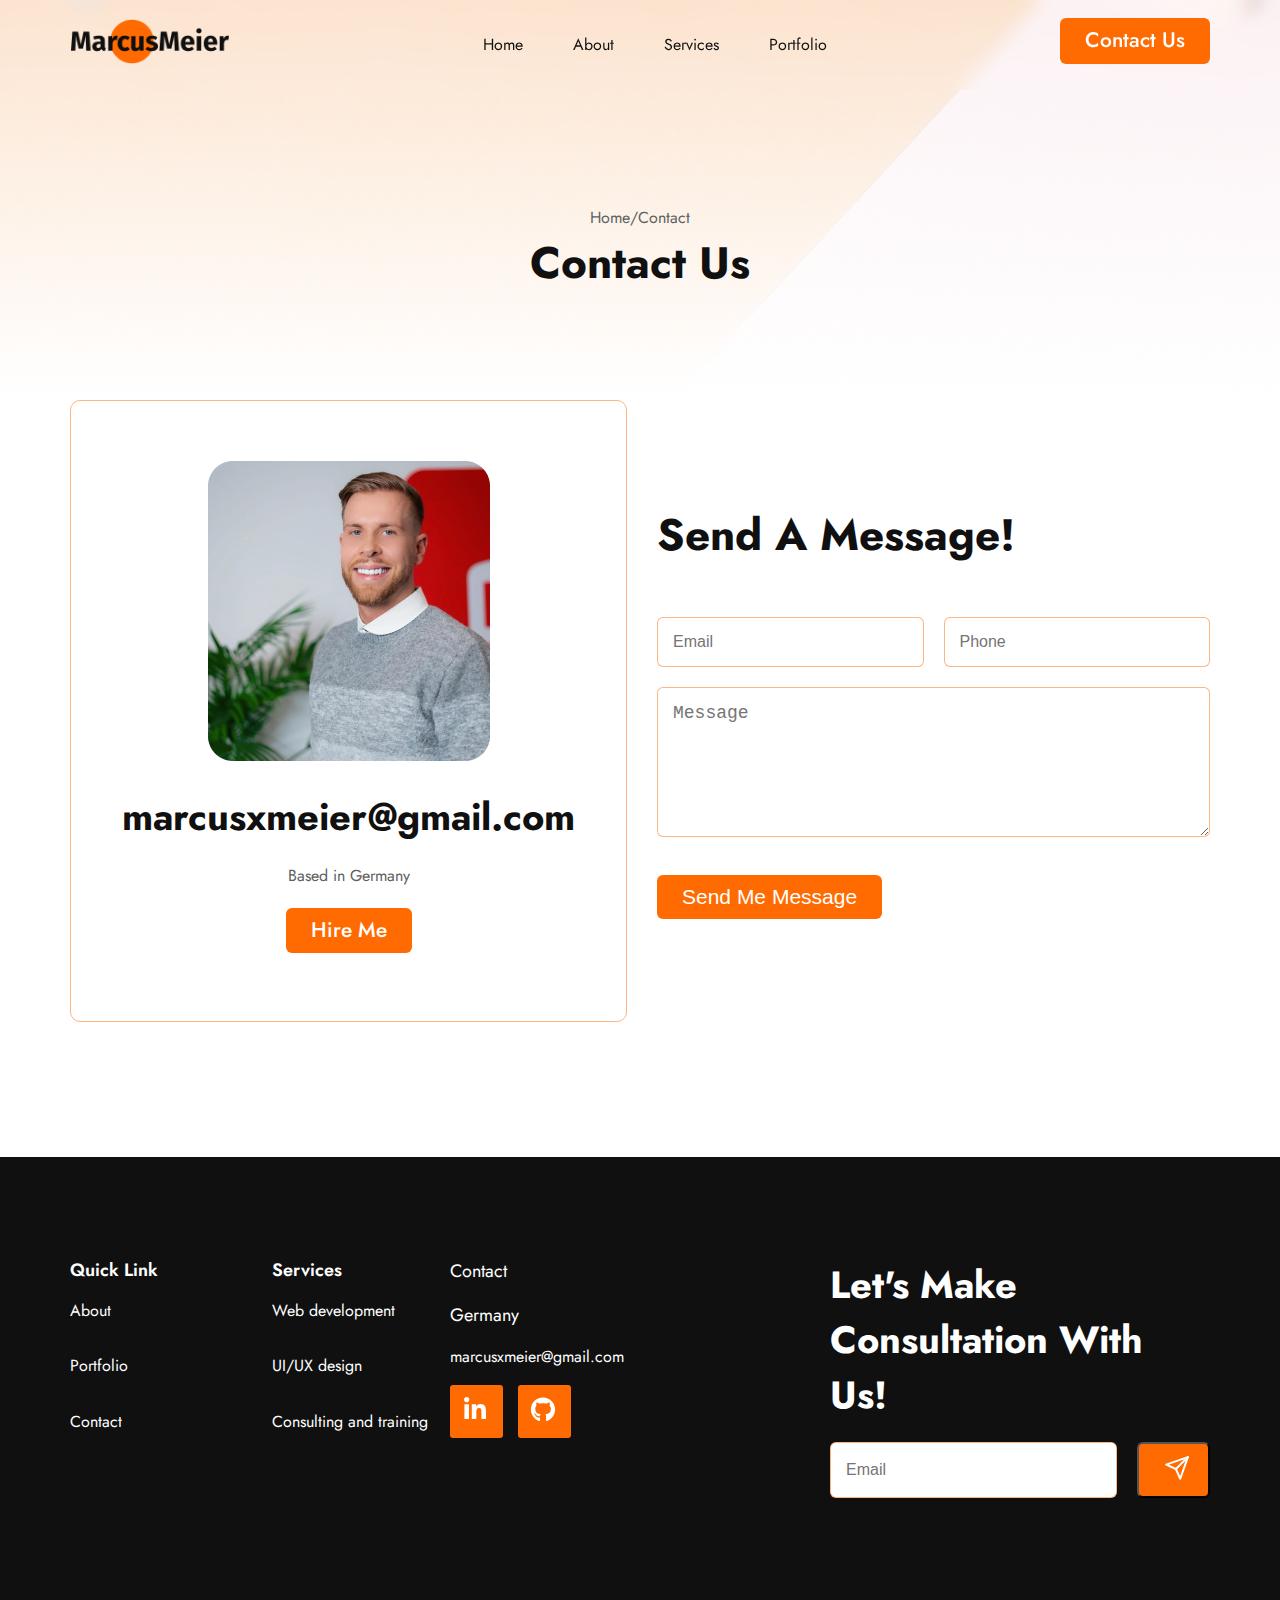
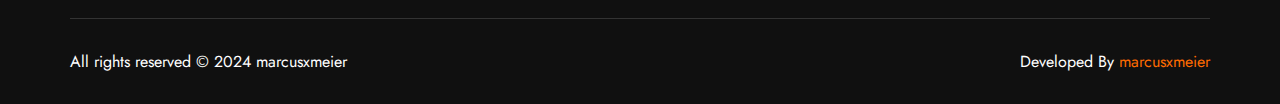
<file: contact.html>
<!DOCTYPE html>
<html class="no-js" lang="en">
  <head>
    <!-- Meta Tags -->
    <meta charset="utf-8" />
    <meta http-equiv="x-ua-compatible" content="ie=edge" />
    <meta name="viewport" content="width=device-width, initial-scale=1" />
    <meta name="author" content="Thememarch" />
    <!-- Favicon Icon -->
    <link rel="icon" href="assets/img/favicon.svg" />
    <!-- Site Title -->
    <title>Marcus-Meier</title>
    <link rel="stylesheet" href="assets/sass/style.css" />
  </head>

  <body>
    <!-- Start Header Section -->
    <header class="ak-site_header ak-style1 ak-sticky_header">
      <div class="ak-main_header">
        <div class="container m-auto">
          <div class="ak-main_header_in">
            <div class="ak-main-header-left">
              <a class="ak-site_branding" href="index.html">
                <img src="assets/img/Logo.png" alt="..." />
              </a>
            </div>
            <div class="ak-main-header-center">
              <div class="ak-nav ak-medium">
                <ul class="ak-nav_list">
                  <li>
                    <a href="index.html" class="text-hover-animaiton">Home</a>
                  </li>
                  <li>
                    <a href="about.html" class="text-hover-animaiton">About</a>
                  </li>
                  <li>
                    <a href="services.html" class="text-hover-animaiton"
                      >Services</a
                    >
                  </li>
                  <li class="menu-item-has-children">
                    <a href="portfolio.html" class="text-hover-animaiton"
                      >Portfolio</a
                    >
                    <ul>
                      <li>
                        <a href="portfolio.html" class="text-hover-animaiton"
                          >Portfolio</a
                        >
                      </li>
                      <li>
                        <a
                          href="portfolioDetails.html"
                          class="text-hover-animaiton"
                          >Portfolio Details</a
                        >
                      </li>
                    </ul>
                  </li>
                </ul>
              </div>
            </div>
            <div class="ak-main-header-right">
              <a class="orange-btn btn_effect" href="contact.html">
                <span class="position-relative z-1"> contact us </span>
              </a>
            </div>
          </div>
        </div>
      </div>
    </header>
    <!-- End Header Section -->

    <!-- Start common page title  -->
    <div class="set-bg">
      <div class="container">
        <div class="common-page-title">
          <div class="page-subtitle">
            <p>Home</p>
            <p>/</p>
            <a href="/contact.html">Contact</a>
          </div>
          <h2 class="page-title">Contact Us</h2>
        </div>
      </div>
    </div>
    <!-- End common page title  -->

    <!-- Start Contact Me -->
    <section class="container">
      <div class="contact-content typle2">
        <div>
          <div class="contact-page-img-content">
            <div>
              <img
                src="assets/img/contactPageImg.png"
                class="contactPageImg"
                alt="contactPageImg"
              />
            </div>
            <h2 class="contact-page-title">marcusxmeier@gmail.com</h2>
            <p>Based in Germany</p>
            <div>
              <a class="orange-btn btn_effect" href="contact.html">
                <span class="position-relative z-1"> Hire Me</span>
              </a>
            </div>
          </div>
        </div>
        <div>
          <h2>Send A Message!</h2>
          <div class="height-50 height-lg-30"></div>
          <form>
            <div class="contact-info-form">
              <div class="input-group">
                <input
                  class="email"
                  type="email"
                  name="email"
                  placeholder="Email"
                />
                <input type="tel" name="phone" placeholder="Phone" />
              </div>
              <div>
                <textarea name="message" placeholder="Message"></textarea>
              </div>
              <button class="orange-btn btn_effect" type="submit">
                <span> Send Me Message</span>
              </button>
            </div>
          </form>
        </div>
      </div>
    </section>
    <!-- End Contact Me -->

    <!-- Start Footer -->
    <div class="height-135 height-lg-80"></div>
    <footer class="footer-bg">
      <div class="height-100 height-lg-50"></div>
      <div class="container">
        <div class="footer-content style1">
          <div class="quick-link-content">
            <div class="quick-link">
              <p>Quick Link</p>
              <a href="about.html">About</a>
              <a href="portfolio.html">Portfolio</a>
              <a href="contact.html">Contact</a>
            </div>
            <div class="quick-link">
              <p>Services</p>
              <a href="services.html">Web development </a>
              <a href="services.html">UI/UX design</a>
              <a href="services.html">Consulting and training</a>
            </div>
          </div>
          <div class="contact-content-footer">
            <p>Contact</p>
            <p class="germany">Germany</p>
            <a href="mailto:marcusxmeier@gmail.com">marcusxmeier@gmail.com</a>
            <div class="hero-icon style2">
              <div class="home-four-banner-icon">
                <a href="https://linkedin.com/">
                  <svg
                    class="svg-inline--fa fa-linkedin-in text-white h5"
                    aria-hidden="true"
                    focusable="false"
                    data-prefix="fab"
                    data-icon="linkedin-in"
                    role="img"
                    xmlns="http://www.w3.org/2000/svg"
                    viewBox="0 0 448 512"
                    data-fa-i2svg=""
                  >
                    <path
                      fill="currentColor"
                      d="M100.28 448H7.4V148.9h92.88zM53.79 108.1C24.09 108.1 0 83.5 0 53.8a53.79 53.79 0 0 1 107.58 0c0 29.7-24.1 54.3-53.79 54.3zM447.9 448h-92.68V302.4c0-34.7-.7-79.2-48.29-79.2-48.29 0-55.69 37.7-55.69 76.7V448h-92.78V148.9h89.08v40.8h1.3c12.4-23.5 42.69-48.3 87.88-48.3 94 0 111.28 61.9 111.28 142.3V448z"
                    ></path>
                  </svg>
                </a>
              </div>
              <div class="home-four-banner-icon">
                <a href="https://github.com/">
                  <svg
                    class="svg-inline--fa fa-github text-white h5"
                    aria-hidden="true"
                    focusable="false"
                    data-prefix="fab"
                    data-icon="github"
                    role="img"
                    xmlns="http://www.w3.org/2000/svg"
                    viewBox="0 0 496 512"
                    data-fa-i2svg=""
                  >
                    <path
                      fill="currentColor"
                      d="M165.9 397.4c0 2-2.3 3.6-5.2 3.6-3.3.3-5.6-1.3-5.6-3.6 0-2 2.3-3.6 5.2-3.6 3-.3 5.6 1.3 5.6 3.6zm-31.1-4.5c-.7 2 1.3 4.3 4.3 4.9 2.6 1 5.6 0 6.2-2s-1.3-4.3-4.3-5.2c-2.6-.7-5.5.3-6.2 2.3zm44.2-1.7c-2.9.7-4.9 2.6-4.6 4.9.3 2 2.9 3.3 5.9 2.6 2.9-.7 4.9-2.6 4.6-4.6-.3-1.9-3-3.2-5.9-2.9zM244.8 8C106.1 8 0 113.3 0 252c0 110.9 69.8 205.8 169.5 239.2 12.8 2.3 17.3-5.6 17.3-12.1 0-6.2-.3-40.4-.3-61.4 0 0-70 15-84.7-29.8 0 0-11.4-29.1-27.8-36.6 0 0-22.9-15.7 1.6-15.4 0 0 24.9 2 38.6 25.8 21.9 38.6 58.6 27.5 72.9 20.9 2.3-16 8.8-27.1 16-33.7-55.9-6.2-112.3-14.3-112.3-110.5 0-27.5 7.6-41.3 23.6-58.9-2.6-6.5-11.1-33.3 2.6-67.9 20.9-6.5 69 27 69 27 20-5.6 41.5-8.5 62.8-8.5s42.8 2.9 62.8 8.5c0 0 48.1-33.6 69-27 13.7 34.7 5.2 61.4 2.6 67.9 16 17.7 25.8 31.5 25.8 58.9 0 96.5-58.9 104.2-114.8 110.5 9.2 7.9 17 22.9 17 46.4 0 33.7-.3 75.4-.3 83.6 0 6.5 4.6 14.4 17.3 12.1C428.2 457.8 496 362.9 496 252 496 113.3 383.5 8 244.8 8zM97.2 352.9c-1.3 1-1 3.3.7 5.2 1.6 1.6 3.9 2.3 5.2 1 1.3-1 1-3.3-.7-5.2-1.6-1.6-3.9-2.3-5.2-1zm-10.8-8.1c-.7 1.3.3 2.9 2.3 3.9 1.6 1 3.6.7 4.3-.7.7-1.3-.3-2.9-2.3-3.9-2-.6-3.6-.3-4.3.7zm32.4 35.6c-1.6 1.3-1 4.3 1.3 6.2 2.3 2.3 5.2 2.6 6.5 1 1.3-1.3.7-4.3-1.3-6.2-2.2-2.3-5.2-2.6-6.5-1zm-11.4-14.7c-1.6 1-1.6 3.6 0 5.9 1.6 2.3 4.3 3.3 5.6 2.3 1.6-1.3 1.6-3.9 0-6.2-1.4-2.3-4-3.3-5.6-2z"
                    ></path>
                  </svg>
                </a>
              </div>
            </div>
          </div>
          <div>
            <h2 class="footer-email-title">Let's Make Consultation With Us!</h2>
            <form>
              <div class="input-group">
                <input
                  class="email"
                  type="email"
                  name="email"
                  placeholder="Email"
                /><button class="orange-btn btn_effect" type="submit">
                  <span>
                    <svg
                      xmlns="http://www.w3.org/2000/svg"
                      width="26"
                      height="27"
                      viewBox="0 0 26 27"
                      fill="none"
                    >
                      <path
                        d="M23.8337 3.0918L11.917 15.0085"
                        stroke="white"
                        stroke-width="2"
                        stroke-linecap="round"
                        stroke-linejoin="round"
                      />
                      <path
                        d="M23.8337 3.0918L16.2503 24.7585L11.917 15.0085L2.16699 10.6751L23.8337 3.0918Z"
                        stroke="white"
                        stroke-width="2"
                        stroke-linecap="round"
                        stroke-linejoin="round"
                      /></svg
                  ></span>
                </button>
              </div>
            </form>
          </div>
        </div>
        <div class="footer-hr"></div>
        <div class="copy-right">
          <p class="copy-title">All rights reserved © 2024 marcusxmeier</p>
          <p class="copy-title">Developed By <span>marcusxmeier</span></p>
        </div>
      </div>
    </footer>
    <!-- End Footer -->

    <!-- Script -->
    <script src="assets/js/plugins/jquery-3.7.1.min.js"></script>
    <script src="assets/js/main.js"></script>
  </body>
</html>
</file>
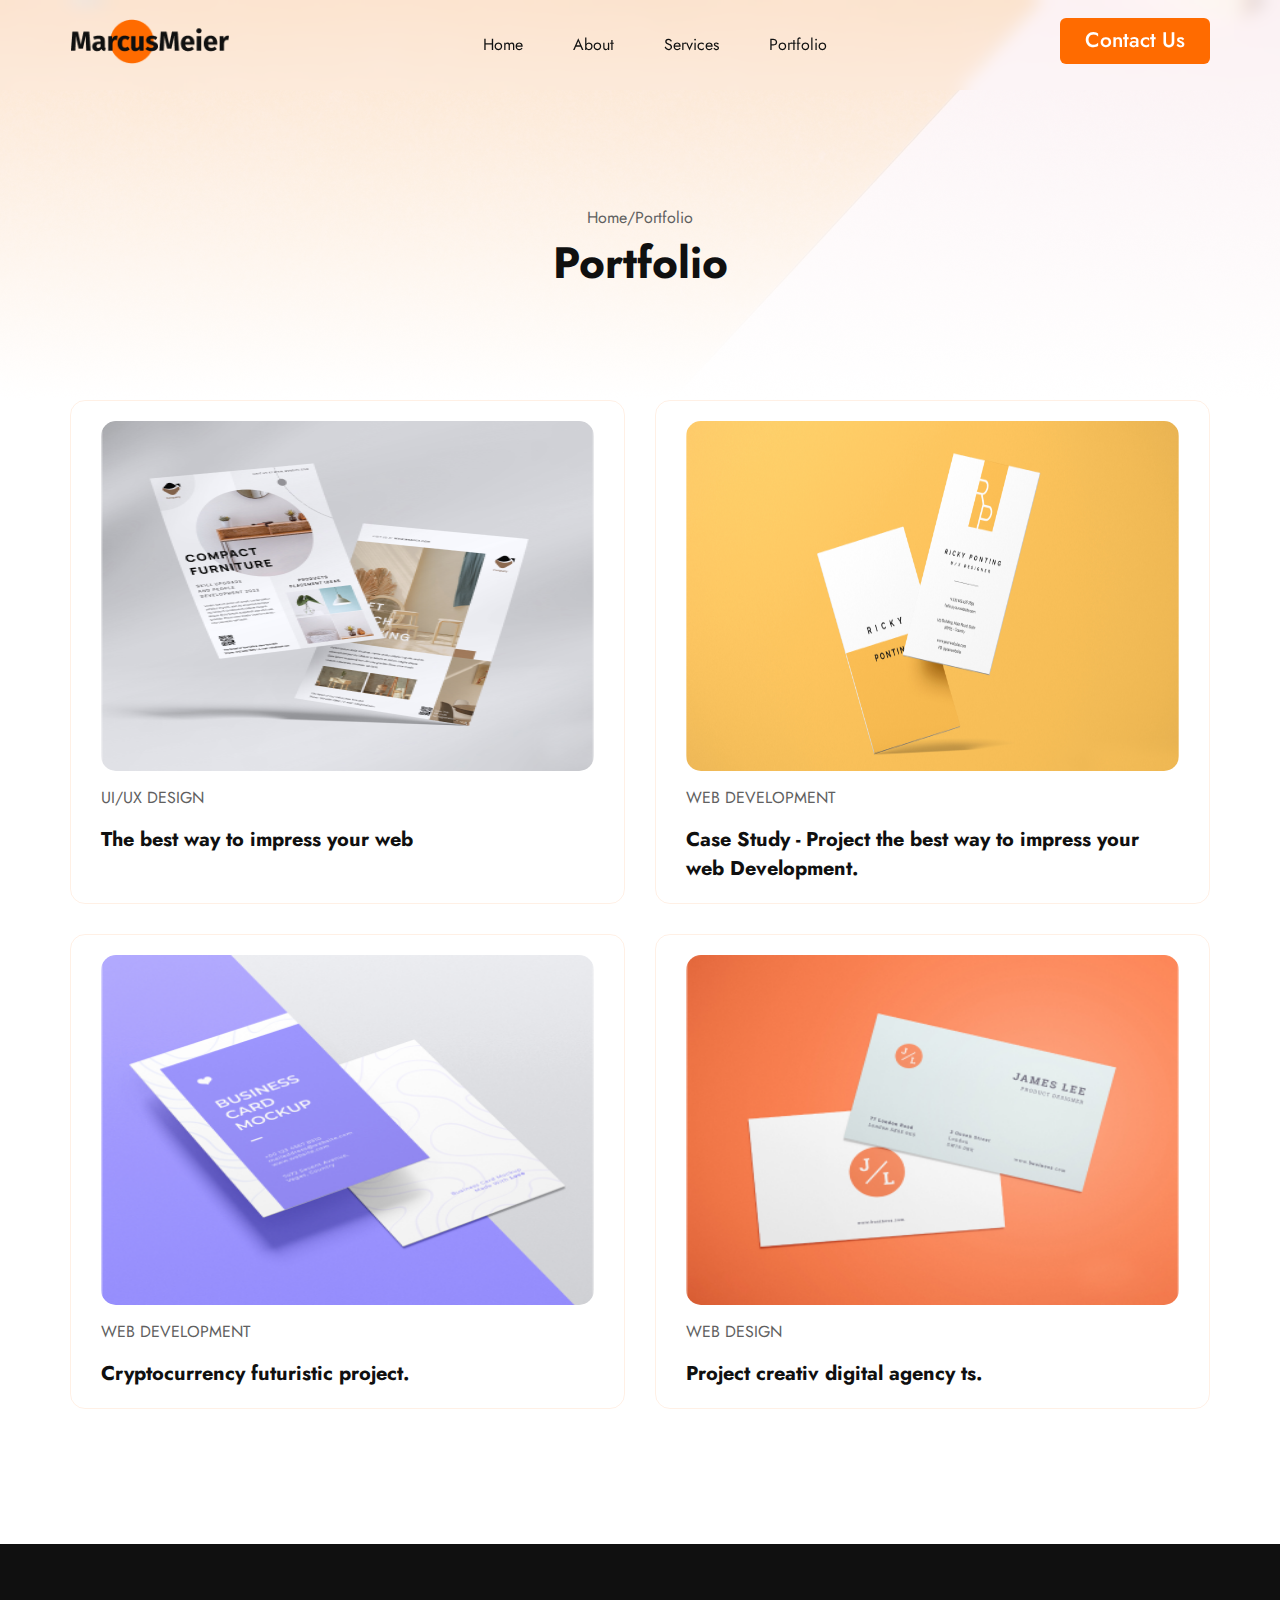
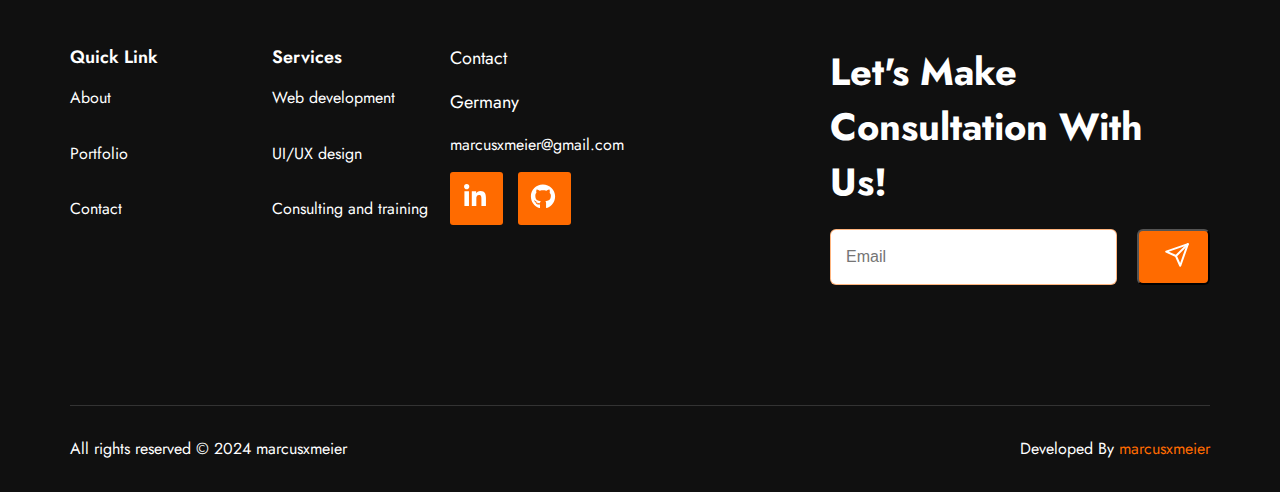
<file: portfolio.html>
<!DOCTYPE html>
<html class="no-js" lang="en">
  <head>
    <!-- Meta Tags -->
    <meta charset="utf-8" />
    <meta http-equiv="x-ua-compatible" content="ie=edge" />
    <meta name="viewport" content="width=device-width, initial-scale=1" />
    <meta name="author" content="Thememarch" />
    <!-- Favicon Icon -->
    <link rel="icon" href="assets/img/favicon.svg" />
    <!-- Site Title -->
    <title>Marcus-Meier</title>
    <link rel="stylesheet" href="assets/sass/style.css" />
  </head>

  <body>
    <!-- Start Header Section -->
    <header class="ak-site_header ak-style1 ak-sticky_header">
      <div class="ak-main_header">
        <div class="container m-auto">
          <div class="ak-main_header_in">
            <div class="ak-main-header-left">
              <a class="ak-site_branding" href="index.html">
                <img src="assets/img/Logo.png" alt="..." />
              </a>
            </div>
            <div class="ak-main-header-center">
              <div class="ak-nav ak-medium">
                <ul class="ak-nav_list">
                  <li>
                    <a href="index.html" class="text-hover-animaiton">Home</a>
                  </li>
                  <li>
                    <a href="about.html" class="text-hover-animaiton">About</a>
                  </li>
                  <li>
                    <a href="services.html" class="text-hover-animaiton"
                      >Services</a
                    >
                  </li>
                  <li class="menu-item-has-children">
                    <a href="portfolio.html" class="text-hover-animaiton"
                      >Portfolio</a
                    >
                    <ul>
                      <li>
                        <a href="portfolio.html" class="text-hover-animaiton"
                          >Portfolio</a
                        >
                      </li>
                      <li>
                        <a
                          href="portfolioDetails.html"
                          class="text-hover-animaiton"
                          >Portfolio Details</a
                        >
                      </li>
                    </ul>
                  </li>
                </ul>
              </div>
            </div>
            <div class="ak-main-header-right">
              <a class="orange-btn btn_effect" href="contact.html">
                <span class="position-relative z-1"> contact us </span>
              </a>
            </div>
          </div>
        </div>
      </div>
    </header>
    <!-- End Header Section -->

    <!-- Start common page title  -->
    <div class="set-bg">
      <div class="container">
        <div class="common-page-title">
          <div class="page-subtitle">
            <p>Home</p>
            <p>/</p>
            <a href="/services.html">Portfolio</a>
          </div>
          <h2 class="page-title">Portfolio</h2>
        </div>
      </div>
    </div>
    <!-- End common page title  -->

    <!-- Start Portfolio -->
    <div class="container">
      <div class="portfolio-content">
        <a href="portfolioDetails.html" class="portfolio-card">
          <div class="portfolio-img-overlay">
            <img src="assets/img/recentSix.png" alt="..." />
          </div>
          <p>UI/UX DESIGN</p>
          <h5>The best way to impress your web</h5>
        </a>
        <a href="portfolioDetails.html" class="portfolio-card">
          <div class="portfolio-img-overlay">
            <img src="assets/img/recentSeven.png" alt="..." />
          </div>
          <p>WEB DEVELOPMENT</p>
          <h5>
            Case Study - Project the best way to impress your web Development.
          </h5>
        </a>
        <a href="portfolioDetails.html" class="portfolio-card">
          <div class="portfolio-img-overlay">
            <img src="assets/img/recentEight.png" alt="..." />
          </div>
          <p>WEB DEVELOPMENT</p>
          <h5>Cryptocurrency futuristic project.</h5>
        </a>
        <a href="portfolioDetails.html" class="portfolio-card">
          <div class="portfolio-img-overlay">
            <img src="assets/img/recentNine.png" alt="..." />
          </div>
          <p>WEB DESIGN</p>
          <h5>Project creativ digital agency ts.</h5>
        </a>
      </div>
    </div>
    <!-- End Portfolio -->

    <!-- Start Footer -->
    <div class="height-135 height-lg-80"></div>
    <footer class="footer-bg">
      <div class="height-100 height-lg-50"></div>
      <div class="container">
        <div class="footer-content style1">
          <div class="quick-link-content">
            <div class="quick-link">
              <p>Quick Link</p>
              <a href="about.html">About</a>
              <a href="portfolio.html">Portfolio</a>
              <a href="contact.html">Contact</a>
            </div>
            <div class="quick-link">
              <p>Services</p>
              <a href="services.html">Web development </a>
              <a href="services.html">UI/UX design</a>
              <a href="services.html">Consulting and training</a>
            </div>
          </div>
          <div class="contact-content-footer">
            <p>Contact</p>
            <p class="germany">Germany</p>
            <a href="mailto:marcusxmeier@gmail.com">marcusxmeier@gmail.com</a>
            <div class="hero-icon style2">
              <div class="home-four-banner-icon">
                <a href="https://linkedin.com/">
                  <svg
                    class="svg-inline--fa fa-linkedin-in text-white h5"
                    aria-hidden="true"
                    focusable="false"
                    data-prefix="fab"
                    data-icon="linkedin-in"
                    role="img"
                    xmlns="http://www.w3.org/2000/svg"
                    viewBox="0 0 448 512"
                    data-fa-i2svg=""
                  >
                    <path
                      fill="currentColor"
                      d="M100.28 448H7.4V148.9h92.88zM53.79 108.1C24.09 108.1 0 83.5 0 53.8a53.79 53.79 0 0 1 107.58 0c0 29.7-24.1 54.3-53.79 54.3zM447.9 448h-92.68V302.4c0-34.7-.7-79.2-48.29-79.2-48.29 0-55.69 37.7-55.69 76.7V448h-92.78V148.9h89.08v40.8h1.3c12.4-23.5 42.69-48.3 87.88-48.3 94 0 111.28 61.9 111.28 142.3V448z"
                    ></path>
                  </svg>
                </a>
              </div>
              <div class="home-four-banner-icon">
                <a href="https://github.com/">
                  <svg
                    class="svg-inline--fa fa-github text-white h5"
                    aria-hidden="true"
                    focusable="false"
                    data-prefix="fab"
                    data-icon="github"
                    role="img"
                    xmlns="http://www.w3.org/2000/svg"
                    viewBox="0 0 496 512"
                    data-fa-i2svg=""
                  >
                    <path
                      fill="currentColor"
                      d="M165.9 397.4c0 2-2.3 3.6-5.2 3.6-3.3.3-5.6-1.3-5.6-3.6 0-2 2.3-3.6 5.2-3.6 3-.3 5.6 1.3 5.6 3.6zm-31.1-4.5c-.7 2 1.3 4.3 4.3 4.9 2.6 1 5.6 0 6.2-2s-1.3-4.3-4.3-5.2c-2.6-.7-5.5.3-6.2 2.3zm44.2-1.7c-2.9.7-4.9 2.6-4.6 4.9.3 2 2.9 3.3 5.9 2.6 2.9-.7 4.9-2.6 4.6-4.6-.3-1.9-3-3.2-5.9-2.9zM244.8 8C106.1 8 0 113.3 0 252c0 110.9 69.8 205.8 169.5 239.2 12.8 2.3 17.3-5.6 17.3-12.1 0-6.2-.3-40.4-.3-61.4 0 0-70 15-84.7-29.8 0 0-11.4-29.1-27.8-36.6 0 0-22.9-15.7 1.6-15.4 0 0 24.9 2 38.6 25.8 21.9 38.6 58.6 27.5 72.9 20.9 2.3-16 8.8-27.1 16-33.7-55.9-6.2-112.3-14.3-112.3-110.5 0-27.5 7.6-41.3 23.6-58.9-2.6-6.5-11.1-33.3 2.6-67.9 20.9-6.5 69 27 69 27 20-5.6 41.5-8.5 62.8-8.5s42.8 2.9 62.8 8.5c0 0 48.1-33.6 69-27 13.7 34.7 5.2 61.4 2.6 67.9 16 17.7 25.8 31.5 25.8 58.9 0 96.5-58.9 104.2-114.8 110.5 9.2 7.9 17 22.9 17 46.4 0 33.7-.3 75.4-.3 83.6 0 6.5 4.6 14.4 17.3 12.1C428.2 457.8 496 362.9 496 252 496 113.3 383.5 8 244.8 8zM97.2 352.9c-1.3 1-1 3.3.7 5.2 1.6 1.6 3.9 2.3 5.2 1 1.3-1 1-3.3-.7-5.2-1.6-1.6-3.9-2.3-5.2-1zm-10.8-8.1c-.7 1.3.3 2.9 2.3 3.9 1.6 1 3.6.7 4.3-.7.7-1.3-.3-2.9-2.3-3.9-2-.6-3.6-.3-4.3.7zm32.4 35.6c-1.6 1.3-1 4.3 1.3 6.2 2.3 2.3 5.2 2.6 6.5 1 1.3-1.3.7-4.3-1.3-6.2-2.2-2.3-5.2-2.6-6.5-1zm-11.4-14.7c-1.6 1-1.6 3.6 0 5.9 1.6 2.3 4.3 3.3 5.6 2.3 1.6-1.3 1.6-3.9 0-6.2-1.4-2.3-4-3.3-5.6-2z"
                    ></path>
                  </svg>
                </a>
              </div>
            </div>
          </div>
          <div>
            <h2 class="footer-email-title">Let's Make Consultation With Us!</h2>
            <form>
              <div class="input-group">
                <input
                  class="email"
                  type="email"
                  name="email"
                  placeholder="Email"
                /><button class="orange-btn btn_effect" type="submit">
                  <span>
                    <svg
                      xmlns="http://www.w3.org/2000/svg"
                      width="26"
                      height="27"
                      viewBox="0 0 26 27"
                      fill="none"
                    >
                      <path
                        d="M23.8337 3.0918L11.917 15.0085"
                        stroke="white"
                        stroke-width="2"
                        stroke-linecap="round"
                        stroke-linejoin="round"
                      />
                      <path
                        d="M23.8337 3.0918L16.2503 24.7585L11.917 15.0085L2.16699 10.6751L23.8337 3.0918Z"
                        stroke="white"
                        stroke-width="2"
                        stroke-linecap="round"
                        stroke-linejoin="round"
                      /></svg
                  ></span>
                </button>
              </div>
            </form>
          </div>
        </div>
        <div class="footer-hr"></div>
        <div class="copy-right">
          <p class="copy-title">All rights reserved © 2024 marcusxmeier</p>
          <p class="copy-title">Developed By <span>marcusxmeier</span></p>
        </div>
      </div>
    </footer>
    <!-- End Footer -->

    <!-- Script -->
    <script src="assets/js/plugins/jquery-3.7.1.min.js"></script>
    <script src="assets/js/main.js"></script>
  </body>
</html>
</file>
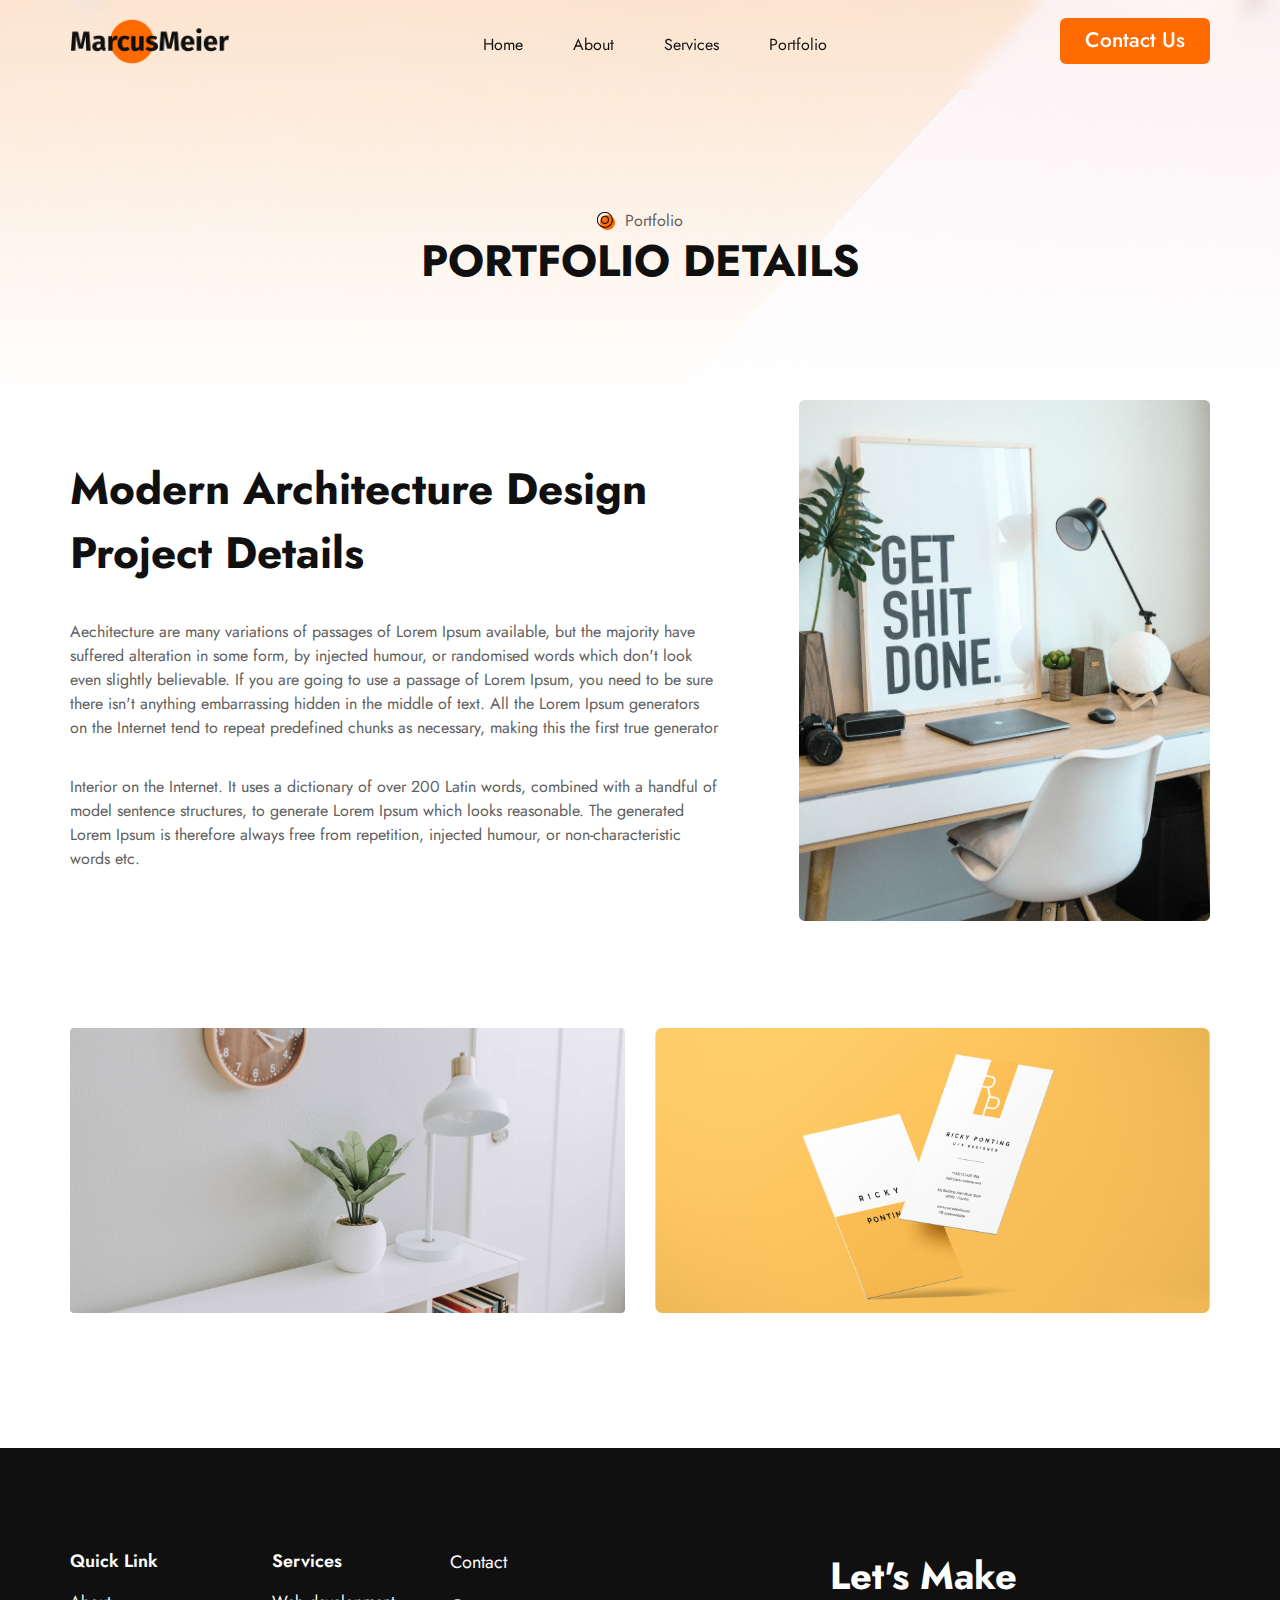
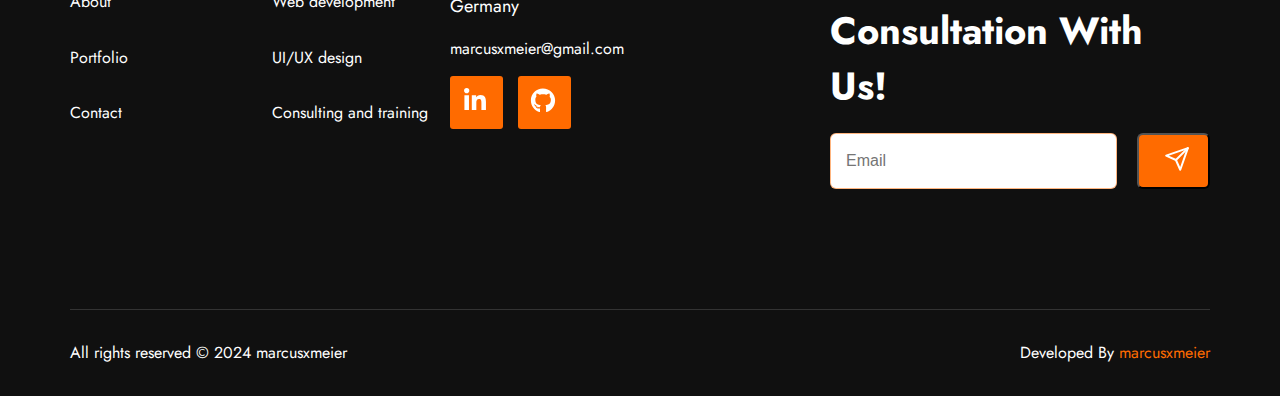
<file: portfolioDetails.html>
<!DOCTYPE html>
<html class="no-js" lang="en">
  <head>
    <!-- Meta Tags -->
    <meta charset="utf-8" />
    <meta http-equiv="x-ua-compatible" content="ie=edge" />
    <meta name="viewport" content="width=device-width, initial-scale=1" />
    <meta name="author" content="Thememarch" />
    <!-- Favicon Icon -->
    <link rel="icon" href="assets/img/favicon.svg" />
    <!-- Site Title -->
    <title>Marcus-Meier</title>
    <link rel="stylesheet" href="assets/sass/style.css" />
  </head>

  <body>
    <!-- Start Header Section -->
    <header class="ak-site_header ak-style1 ak-sticky_header">
      <div class="ak-main_header">
        <div class="container m-auto">
          <div class="ak-main_header_in">
            <div class="ak-main-header-left">
              <a class="ak-site_branding" href="index.html">
                <img src="assets/img/Logo.png" alt="..." />
              </a>
            </div>
            <div class="ak-main-header-center">
              <div class="ak-nav ak-medium">
                <ul class="ak-nav_list">
                  <li>
                    <a href="index.html" class="text-hover-animaiton">Home</a>
                  </li>
                  <li>
                    <a href="about.html" class="text-hover-animaiton">About</a>
                  </li>
                  <li>
                    <a href="services.html" class="text-hover-animaiton"
                      >Services</a
                    >
                  </li>
                  <li class="menu-item-has-children">
                    <a href="portfolio.html" class="text-hover-animaiton"
                      >Portfolio</a
                    >
                    <ul>
                      <li>
                        <a href="portfolio.html" class="text-hover-animaiton"
                          >Portfolio</a
                        >
                      </li>
                      <li>
                        <a
                          href="portfolioDetails.html"
                          class="text-hover-animaiton"
                          >Portfolio Details</a
                        >
                      </li>
                    </ul>
                  </li>
                </ul>
              </div>
            </div>
            <div class="ak-main-header-right">
              <a class="orange-btn btn_effect" href="contact.html">
                <span class="position-relative z-1"> contact us </span>
              </a>
            </div>
          </div>
        </div>
      </div>
    </header>
    <!-- End Header Section -->

    <!-- Start common page title  -->
    <div class="set-bg">
      <div class="container">
        <div class="common-page-title">
          <div class="section-title-content style1 type2 center">
            <div class="section-subtitle">
              <img src="assets/img/orangeDot.png" alt="" />
              <p>Portfolio</p>
            </div>
            <div class="section-title-main">
              <h2 class="section-title">PORTFOLIO DETAILS</h2>
            </div>
          </div>
        </div>
      </div>
    </div>
    <!-- End common page title  -->

    <!-- Start portfolio details -->
    <div class="container">
      <div class="portfolio-details-content">
        <div class="portfolio-details-info">
          <h2>Modern Architecture Design Project Details</h2>
          <div class="height-35 height-lg-30"></div>
          <p>
            Aechitecture are many variations of passages of Lorem Ipsum
            available, but the majority have suffered alteration in some form,
            by injected humour, or randomised words which don't look even
            slightly believable. If you are going to use a passage of Lorem
            Ipsum, you need to be sure there isn't anything embarrassing hidden
            in the middle of text. All the Lorem Ipsum generators on the
            Internet tend to repeat predefined chunks as necessary, making this
            the first true generator
          </p>
          <div class="height-35 height-lg-30"></div>
          <p>
            Interior on the Internet. It uses a dictionary of over 200 Latin
            words, combined with a handful of model sentence structures, to
            generate Lorem Ipsum which looks reasonable. The generated Lorem
            Ipsum is therefore always free from repetition, injected humour, or
            non-characteristic words etc.
          </p>
        </div>
        <div class="portfolio-details-img">
          <img src="assets/img/portfolioSeven.png" alt="portfolioSeven" />
        </div>
      </div>
      <div class="height-100 height-lg-50"></div>
      <div class="portfolio-details-gallery">
        <div>
          <img src="assets/img/portfolioOne.png" alt="portfolioOne" />
        </div>
        <div>
          <img src="assets/img/recentSeven.png" alt="portfolioOne" />
        </div>
      </div>
    </div>

    <!-- End portfolio details -->

    <!-- Start Footer -->
    <div class="height-135 height-lg-80"></div>
    <footer class="footer-bg">
      <div class="height-100 height-lg-50"></div>
      <div class="container">
        <div class="footer-content style1">
          <div class="quick-link-content">
            <div class="quick-link">
              <p>Quick Link</p>
              <a href="about.html">About</a>
              <a href="portfolio.html">Portfolio</a>
              <a href="contact.html">Contact</a>
            </div>
            <div class="quick-link">
              <p>Services</p>
              <a href="services.html">Web development </a>
              <a href="services.html">UI/UX design</a>
              <a href="services.html">Consulting and training</a>
            </div>
          </div>
          <div class="contact-content-footer">
            <p>Contact</p>
            <p class="germany">Germany</p>
            <a href="mailto:marcusxmeier@gmail.com">marcusxmeier@gmail.com</a>
            <div class="hero-icon style2">
              <div class="home-four-banner-icon">
                <a href="https://linkedin.com/">
                  <svg
                    class="svg-inline--fa fa-linkedin-in text-white h5"
                    aria-hidden="true"
                    focusable="false"
                    data-prefix="fab"
                    data-icon="linkedin-in"
                    role="img"
                    xmlns="http://www.w3.org/2000/svg"
                    viewBox="0 0 448 512"
                    data-fa-i2svg=""
                  >
                    <path
                      fill="currentColor"
                      d="M100.28 448H7.4V148.9h92.88zM53.79 108.1C24.09 108.1 0 83.5 0 53.8a53.79 53.79 0 0 1 107.58 0c0 29.7-24.1 54.3-53.79 54.3zM447.9 448h-92.68V302.4c0-34.7-.7-79.2-48.29-79.2-48.29 0-55.69 37.7-55.69 76.7V448h-92.78V148.9h89.08v40.8h1.3c12.4-23.5 42.69-48.3 87.88-48.3 94 0 111.28 61.9 111.28 142.3V448z"
                    ></path>
                  </svg>
                </a>
              </div>
              <div class="home-four-banner-icon">
                <a href="https://github.com/">
                  <svg
                    class="svg-inline--fa fa-github text-white h5"
                    aria-hidden="true"
                    focusable="false"
                    data-prefix="fab"
                    data-icon="github"
                    role="img"
                    xmlns="http://www.w3.org/2000/svg"
                    viewBox="0 0 496 512"
                    data-fa-i2svg=""
                  >
                    <path
                      fill="currentColor"
                      d="M165.9 397.4c0 2-2.3 3.6-5.2 3.6-3.3.3-5.6-1.3-5.6-3.6 0-2 2.3-3.6 5.2-3.6 3-.3 5.6 1.3 5.6 3.6zm-31.1-4.5c-.7 2 1.3 4.3 4.3 4.9 2.6 1 5.6 0 6.2-2s-1.3-4.3-4.3-5.2c-2.6-.7-5.5.3-6.2 2.3zm44.2-1.7c-2.9.7-4.9 2.6-4.6 4.9.3 2 2.9 3.3 5.9 2.6 2.9-.7 4.9-2.6 4.6-4.6-.3-1.9-3-3.2-5.9-2.9zM244.8 8C106.1 8 0 113.3 0 252c0 110.9 69.8 205.8 169.5 239.2 12.8 2.3 17.3-5.6 17.3-12.1 0-6.2-.3-40.4-.3-61.4 0 0-70 15-84.7-29.8 0 0-11.4-29.1-27.8-36.6 0 0-22.9-15.7 1.6-15.4 0 0 24.9 2 38.6 25.8 21.9 38.6 58.6 27.5 72.9 20.9 2.3-16 8.8-27.1 16-33.7-55.9-6.2-112.3-14.3-112.3-110.5 0-27.5 7.6-41.3 23.6-58.9-2.6-6.5-11.1-33.3 2.6-67.9 20.9-6.5 69 27 69 27 20-5.6 41.5-8.5 62.8-8.5s42.8 2.9 62.8 8.5c0 0 48.1-33.6 69-27 13.7 34.7 5.2 61.4 2.6 67.9 16 17.7 25.8 31.5 25.8 58.9 0 96.5-58.9 104.2-114.8 110.5 9.2 7.9 17 22.9 17 46.4 0 33.7-.3 75.4-.3 83.6 0 6.5 4.6 14.4 17.3 12.1C428.2 457.8 496 362.9 496 252 496 113.3 383.5 8 244.8 8zM97.2 352.9c-1.3 1-1 3.3.7 5.2 1.6 1.6 3.9 2.3 5.2 1 1.3-1 1-3.3-.7-5.2-1.6-1.6-3.9-2.3-5.2-1zm-10.8-8.1c-.7 1.3.3 2.9 2.3 3.9 1.6 1 3.6.7 4.3-.7.7-1.3-.3-2.9-2.3-3.9-2-.6-3.6-.3-4.3.7zm32.4 35.6c-1.6 1.3-1 4.3 1.3 6.2 2.3 2.3 5.2 2.6 6.5 1 1.3-1.3.7-4.3-1.3-6.2-2.2-2.3-5.2-2.6-6.5-1zm-11.4-14.7c-1.6 1-1.6 3.6 0 5.9 1.6 2.3 4.3 3.3 5.6 2.3 1.6-1.3 1.6-3.9 0-6.2-1.4-2.3-4-3.3-5.6-2z"
                    ></path>
                  </svg>
                </a>
              </div>
            </div>
          </div>
          <div>
            <h2 class="footer-email-title">Let's Make Consultation With Us!</h2>
            <form>
              <div class="input-group">
                <input
                  class="email"
                  type="email"
                  name="email"
                  placeholder="Email"
                /><button class="orange-btn btn_effect" type="submit">
                  <span>
                    <svg
                      xmlns="http://www.w3.org/2000/svg"
                      width="26"
                      height="27"
                      viewBox="0 0 26 27"
                      fill="none"
                    >
                      <path
                        d="M23.8337 3.0918L11.917 15.0085"
                        stroke="white"
                        stroke-width="2"
                        stroke-linecap="round"
                        stroke-linejoin="round"
                      />
                      <path
                        d="M23.8337 3.0918L16.2503 24.7585L11.917 15.0085L2.16699 10.6751L23.8337 3.0918Z"
                        stroke="white"
                        stroke-width="2"
                        stroke-linecap="round"
                        stroke-linejoin="round"
                      /></svg
                  ></span>
                </button>
              </div>
            </form>
          </div>
        </div>
        <div class="footer-hr"></div>
        <div class="copy-right">
          <p class="copy-title">All rights reserved © 2024 marcusxmeier</p>
          <p class="copy-title">Developed By <span>marcusxmeier</span></p>
        </div>
      </div>
    </footer>
    <!-- End Footer -->

    <!-- Script -->
    <script src="assets/js/plugins/jquery-3.7.1.min.js"></script>
    <script src="assets/js/main.js"></script>
  </body>
</html>
</file>
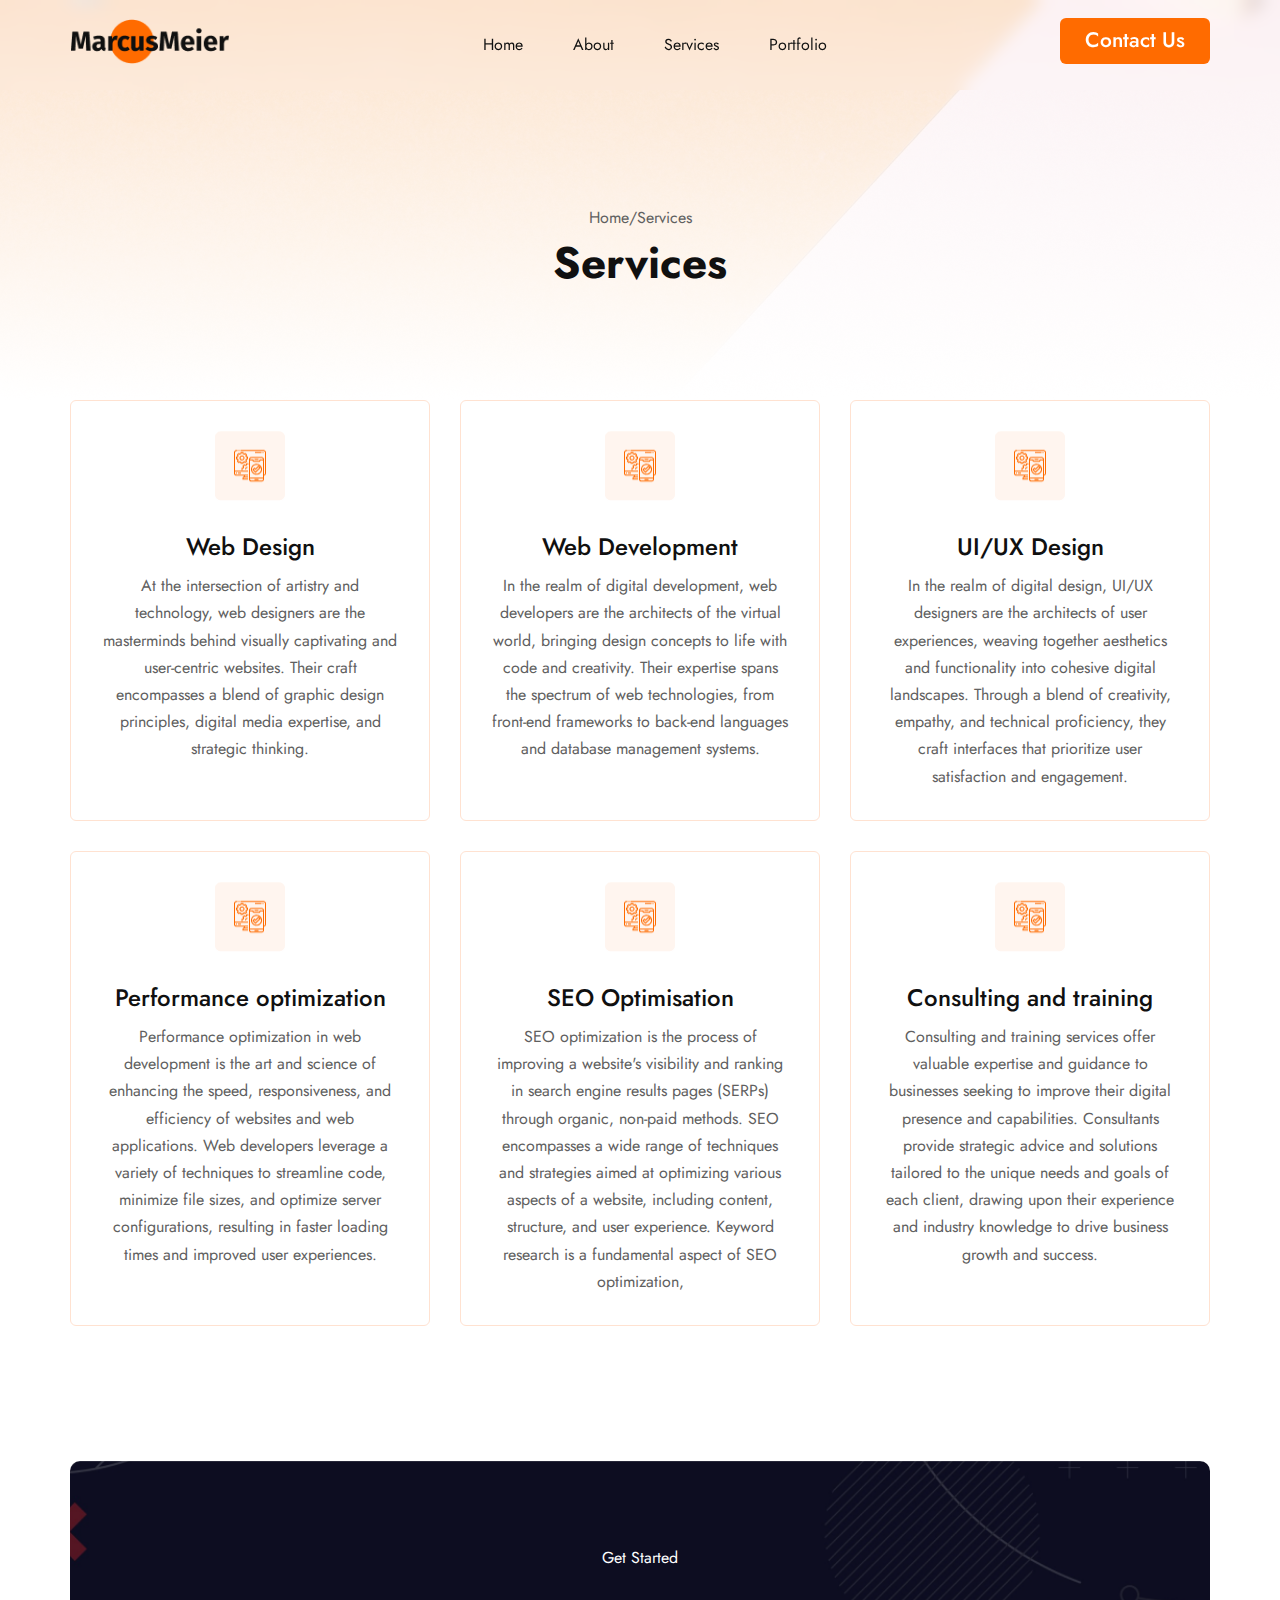
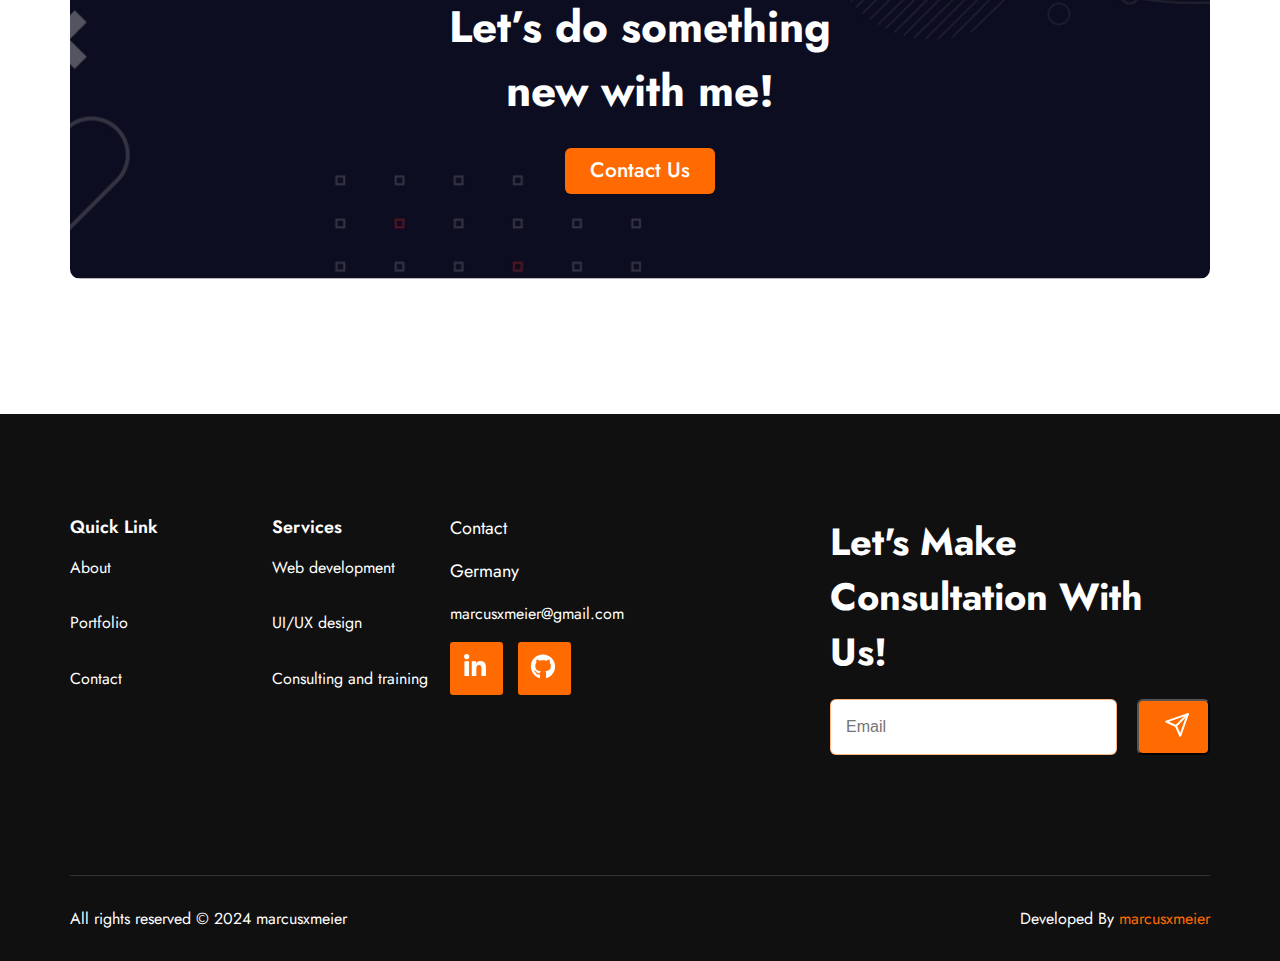
<file: services.html>
<!DOCTYPE html>
<html class="no-js" lang="en">
  <head>
    <!-- Meta Tags -->
    <meta charset="utf-8" />
    <meta http-equiv="x-ua-compatible" content="ie=edge" />
    <meta name="viewport" content="width=device-width, initial-scale=1" />
    <meta name="author" content="Thememarch" />
    <!-- Favicon Icon -->
    <link rel="icon" href="assets/img/favicon.svg" />
    <!-- Site Title -->
    <title>Marcus-Meier</title>
    <link rel="stylesheet" href="assets/sass/style.css" />
  </head>

  <body>
    <!-- Start Header Section -->
    <header class="ak-site_header ak-style1 ak-sticky_header">
      <div class="ak-main_header">
        <div class="container m-auto">
          <div class="ak-main_header_in">
            <div class="ak-main-header-left">
              <a class="ak-site_branding" href="index.html">
                <img src="assets/img/Logo.png" alt="..." />
              </a>
            </div>
            <div class="ak-main-header-center">
              <div class="ak-nav ak-medium">
                <ul class="ak-nav_list">
                  <li>
                    <a href="index.html" class="text-hover-animaiton">Home</a>
                  </li>
                  <li>
                    <a href="about.html" class="text-hover-animaiton">About</a>
                  </li>
                  <li>
                    <a href="services.html" class="text-hover-animaiton"
                      >Services</a
                    >
                  </li>
                  <li class="menu-item-has-children">
                    <a href="portfolio.html" class="text-hover-animaiton"
                      >Portfolio</a
                    >
                    <ul>
                      <li>
                        <a href="portfolio.html" class="text-hover-animaiton"
                          >Portfolio</a
                        >
                      </li>
                      <li>
                        <a
                          href="portfolioDetails.html"
                          class="text-hover-animaiton"
                          >Portfolio Details</a
                        >
                      </li>
                    </ul>
                  </li>
                </ul>
              </div>
            </div>
            <div class="ak-main-header-right">
              <a class="orange-btn btn_effect" href="contact.html">
                <span class="position-relative z-1"> contact us </span>
              </a>
            </div>
          </div>
        </div>
      </div>
    </header>
    <!-- End Header Section -->

    <!-- Start common page title  -->
    <div class="set-bg">
      <div class="container">
        <div class="common-page-title">
          <div class="page-subtitle">
            <p>Home</p>
            <p>/</p>
            <a href="/services.html">Services</a>
          </div>
          <h2 class="page-title">Services</h2>
        </div>
      </div>
    </div>
    <!-- End common page title  -->

    <!-- Start Services -->
    <section>
      <div class="container">
        <div class="service style1">
          <div class="service-card type2">
            <img src="assets/img/serviceNine.png" alt="" class="service-img" />
            <h3 class="service-title">Web Design</h3>
            <p class="service-desp">
              At the intersection of artistry and technology, web designers are
              the masterminds behind visually captivating and user-centric
              websites. Their craft encompasses a blend of graphic design
              principles, digital media expertise, and strategic thinking.
            </p>
          </div>
          <div class="service-card type2">
            <img src="assets/img/serviceNine.png" alt="" class="service-img" />
            <h3 class="service-title">Web Development</h3>
            <p class="service-desp">
              In the realm of digital development, web developers are the
              architects of the virtual world, bringing design concepts to life
              with code and creativity. Their expertise spans the spectrum of
              web technologies, from front-end frameworks to back-end languages
              and database management systems.
            </p>
          </div>
          <div class="service-card type2">
            <img src="assets/img/serviceNine.png" alt="" class="service-img" />
            <h3 class="service-title">UI/UX Design</h3>
            <p class="service-desp">
              In the realm of digital design, UI/UX designers are the architects
              of user experiences, weaving together aesthetics and functionality
              into cohesive digital landscapes. Through a blend of creativity,
              empathy, and technical proficiency, they craft interfaces that
              prioritize user satisfaction and engagement.
            </p>
          </div>
        </div>
        <div class="height-30 height-lg-30"></div>
        <div class="service style1">
          <div class="service-card type2">
            <img src="assets/img/serviceNine.png" alt="" class="service-img" />
            <h3 class="service-title">Performance optimization</h3>
            <p class="service-desp">
              Performance optimization in web development is the art and science
              of enhancing the speed, responsiveness, and efficiency of websites
              and web applications. Web developers leverage a variety of
              techniques to streamline code, minimize file sizes, and optimize
              server configurations, resulting in faster loading times and
              improved user experiences.
            </p>
          </div>
          <div class="service-card type2">
            <img src="assets/img/serviceNine.png" alt="" class="service-img" />
            <h3 class="service-title">SEO Optimisation</h3>
            <p class="service-desp">
              SEO optimization is the process of improving a website's
              visibility and ranking in search engine results pages (SERPs)
              through organic, non-paid methods. SEO encompasses a wide range of
              techniques and strategies aimed at optimizing various aspects of a
              website, including content, structure, and user experience.
              Keyword research is a fundamental aspect of SEO optimization,
            </p>
          </div>
          <div class="service-card type2">
            <img src="assets/img/serviceNine.png" alt="" class="service-img" />
            <h3 class="service-title">Consulting and training</h3>
            <p class="service-desp">
              Consulting and training services offer valuable expertise and
              guidance to businesses seeking to improve their digital presence
              and capabilities. Consultants provide strategic advice and
              solutions tailored to the unique needs and goals of each client,
              drawing upon their experience and industry knowledge to drive
              business growth and success.
            </p>
          </div>
        </div>
      </div>
    </section>
    <!-- End Services -->

    <!-- Start Cta container -->
    <div class="height-135 height-lg-80"></div>
    <div class="container">
      <div class="cta-container">
        <p class="cta-subtitle">Get Started</p>
        <h2 class="cta-title">Let’s do something new with me!</h2>
        <a class="orange-btn btn_effect" href="contact.html">
          <span class="position-relative z-1"> contact us </span>
        </a>
      </div>
    </div>
    <!-- End Cta container -->

    <!-- Start Footer -->
    <div class="height-135 height-lg-80"></div>
    <footer class="footer-bg">
      <div class="height-100 height-lg-50"></div>
      <div class="container">
        <div class="footer-content style1">
          <div class="quick-link-content">
            <div class="quick-link">
              <p>Quick Link</p>
              <a href="about.html">About</a>
              <a href="portfolio.html">Portfolio</a>
              <a href="contact.html">Contact</a>
            </div>
            <div class="quick-link">
              <p>Services</p>
              <a href="services.html">Web development </a>
              <a href="services.html">UI/UX design</a>
              <a href="services.html">Consulting and training</a>
            </div>
          </div>
          <div class="contact-content-footer">
            <p>Contact</p>
            <p class="germany">Germany</p>
            <a href="mailto:marcusxmeier@gmail.com">marcusxmeier@gmail.com</a>
            <div class="hero-icon style2">
              <div class="home-four-banner-icon">
                <a href="https://linkedin.com/">
                  <svg
                    class="svg-inline--fa fa-linkedin-in text-white h5"
                    aria-hidden="true"
                    focusable="false"
                    data-prefix="fab"
                    data-icon="linkedin-in"
                    role="img"
                    xmlns="http://www.w3.org/2000/svg"
                    viewBox="0 0 448 512"
                    data-fa-i2svg=""
                  >
                    <path
                      fill="currentColor"
                      d="M100.28 448H7.4V148.9h92.88zM53.79 108.1C24.09 108.1 0 83.5 0 53.8a53.79 53.79 0 0 1 107.58 0c0 29.7-24.1 54.3-53.79 54.3zM447.9 448h-92.68V302.4c0-34.7-.7-79.2-48.29-79.2-48.29 0-55.69 37.7-55.69 76.7V448h-92.78V148.9h89.08v40.8h1.3c12.4-23.5 42.69-48.3 87.88-48.3 94 0 111.28 61.9 111.28 142.3V448z"
                    ></path>
                  </svg>
                </a>
              </div>
              <div class="home-four-banner-icon">
                <a href="https://github.com/">
                  <svg
                    class="svg-inline--fa fa-github text-white h5"
                    aria-hidden="true"
                    focusable="false"
                    data-prefix="fab"
                    data-icon="github"
                    role="img"
                    xmlns="http://www.w3.org/2000/svg"
                    viewBox="0 0 496 512"
                    data-fa-i2svg=""
                  >
                    <path
                      fill="currentColor"
                      d="M165.9 397.4c0 2-2.3 3.6-5.2 3.6-3.3.3-5.6-1.3-5.6-3.6 0-2 2.3-3.6 5.2-3.6 3-.3 5.6 1.3 5.6 3.6zm-31.1-4.5c-.7 2 1.3 4.3 4.3 4.9 2.6 1 5.6 0 6.2-2s-1.3-4.3-4.3-5.2c-2.6-.7-5.5.3-6.2 2.3zm44.2-1.7c-2.9.7-4.9 2.6-4.6 4.9.3 2 2.9 3.3 5.9 2.6 2.9-.7 4.9-2.6 4.6-4.6-.3-1.9-3-3.2-5.9-2.9zM244.8 8C106.1 8 0 113.3 0 252c0 110.9 69.8 205.8 169.5 239.2 12.8 2.3 17.3-5.6 17.3-12.1 0-6.2-.3-40.4-.3-61.4 0 0-70 15-84.7-29.8 0 0-11.4-29.1-27.8-36.6 0 0-22.9-15.7 1.6-15.4 0 0 24.9 2 38.6 25.8 21.9 38.6 58.6 27.5 72.9 20.9 2.3-16 8.8-27.1 16-33.7-55.9-6.2-112.3-14.3-112.3-110.5 0-27.5 7.6-41.3 23.6-58.9-2.6-6.5-11.1-33.3 2.6-67.9 20.9-6.5 69 27 69 27 20-5.6 41.5-8.5 62.8-8.5s42.8 2.9 62.8 8.5c0 0 48.1-33.6 69-27 13.7 34.7 5.2 61.4 2.6 67.9 16 17.7 25.8 31.5 25.8 58.9 0 96.5-58.9 104.2-114.8 110.5 9.2 7.9 17 22.9 17 46.4 0 33.7-.3 75.4-.3 83.6 0 6.5 4.6 14.4 17.3 12.1C428.2 457.8 496 362.9 496 252 496 113.3 383.5 8 244.8 8zM97.2 352.9c-1.3 1-1 3.3.7 5.2 1.6 1.6 3.9 2.3 5.2 1 1.3-1 1-3.3-.7-5.2-1.6-1.6-3.9-2.3-5.2-1zm-10.8-8.1c-.7 1.3.3 2.9 2.3 3.9 1.6 1 3.6.7 4.3-.7.7-1.3-.3-2.9-2.3-3.9-2-.6-3.6-.3-4.3.7zm32.4 35.6c-1.6 1.3-1 4.3 1.3 6.2 2.3 2.3 5.2 2.6 6.5 1 1.3-1.3.7-4.3-1.3-6.2-2.2-2.3-5.2-2.6-6.5-1zm-11.4-14.7c-1.6 1-1.6 3.6 0 5.9 1.6 2.3 4.3 3.3 5.6 2.3 1.6-1.3 1.6-3.9 0-6.2-1.4-2.3-4-3.3-5.6-2z"
                    ></path>
                  </svg>
                </a>
              </div>
            </div>
          </div>
          <div>
            <h2 class="footer-email-title">Let's Make Consultation With Us!</h2>
            <form>
              <div class="input-group">
                <input
                  class="email"
                  type="email"
                  name="email"
                  placeholder="Email"
                /><button class="orange-btn btn_effect" type="submit">
                  <span>
                    <svg
                      xmlns="http://www.w3.org/2000/svg"
                      width="26"
                      height="27"
                      viewBox="0 0 26 27"
                      fill="none"
                    >
                      <path
                        d="M23.8337 3.0918L11.917 15.0085"
                        stroke="white"
                        stroke-width="2"
                        stroke-linecap="round"
                        stroke-linejoin="round"
                      />
                      <path
                        d="M23.8337 3.0918L16.2503 24.7585L11.917 15.0085L2.16699 10.6751L23.8337 3.0918Z"
                        stroke="white"
                        stroke-width="2"
                        stroke-linecap="round"
                        stroke-linejoin="round"
                      /></svg
                  ></span>
                </button>
              </div>
            </form>
          </div>
        </div>
        <div class="footer-hr"></div>
        <div class="copy-right">
          <p class="copy-title">All rights reserved © 2024 marcusxmeier</p>
          <p class="copy-title">Developed By <span>marcusxmeier</span></p>
        </div>
      </div>
    </footer>
    <!-- End Footer -->

    <!-- Script -->
    <script src="assets/js/plugins/jquery-3.7.1.min.js"></script>
    <script src="assets/js/main.js"></script>
  </body>
</html>
</file>
<file: assets/sass/style.css>
/*--------------------------------------------------------------
1. Basic Color Variable
----------------------------------------------------------------*/
@import url("https://fonts.googleapis.com/css2?family=Jost:ital,wght@0,100..900;1,100..900&display=swap");
:root {
  --body-font-family: "Jost", sans-serif;
  --heading-font-family: "Jost", sans-serif;
  --body-color: #606060;
  --body-bg-color: #ffffff;
  --heading-color: #101010;
  --primary-color: #FF6B00;
  --orange-color: #FF6B00;
  --white-color: #ffffff;
  --black-color: #000000;
  --border-color: #FFE2D1;
}

/*--------------------------------------------------------------
2. Typography
----------------------------------------------------------------*/
html,
body {
  color: var(--body-color);
  font-family: var(--body-font-family);
  background-color: var(--body-bg-color);
  font-weight: 400;
  line-height: 1.6em;
  overflow-x: hidden;
  scroll-behavior: auto;
  margin: 0;
  font-optical-sizing: auto;
}

h1,
h2,
h3,
h4,
h5,
h6 {
  clear: both;
  color: var(--heading-color);
  font-family: var(--heading-font-family);
  padding: 0px;
  margin: 0px;
  font-weight: 700;
  line-height: normal;
  font-optical-sizing: auto;
  font-style: normal;
}

h1 {
  font-size: 90px;
}

h2 {
  font-size: 44px;
}

h3 {
  font-size: 24px;
}

h4 {
  font-size: 22px;
}

h5 {
  font-size: 20px;
}

h6 {
  font-size: 18px;
}

p {
  margin: 0px;
  padding: 0px;
  font-weight: 400;
  font-size: 16px;
  line-height: 24px;
}

ul {
  margin: 0 0 25px 0;
  padding-left: 20px;
  list-style: square outside none;
}

ol {
  padding-left: 20px;
  margin-bottom: 25px;
}

dfn,
cite,
em,
i {
  font-style: italic;
}

blockquote {
  margin: 0 15px;
  font-style: italic;
  font-size: 20px;
  line-height: 1.6em;
  margin: 0;
}

address {
  margin: 0 0 15px;
}

img {
  border: 0;
  max-width: 100%;
  height: auto;
}

a {
  color: inherit;
  text-decoration: none;
  transition: all 0.3s ease;
}

button {
  color: inherit;
  transition: all 0.3s ease;
}

a:hover {
  text-decoration: none;
  color: #FF6B00;
  transition: all 0.3s ease;
}

table {
  width: 100%;
  margin-bottom: 25px;
}
table th {
  font-weight: 600;
  color: var(--body-color);
}
table td,
table th {
  border-top: 1px solid #ffffff;
  padding: 11px 10px;
}

dl {
  margin-bottom: 25px;
}
dl dt {
  font-weight: 600;
}

b,
strong {
  font-weight: bold;
}

pre {
  color: var(--body-color);
  border: 1px solid #ffffff;
  font-size: 18px;
  padding: 25px;
  border-radius: 5px;
}

kbd {
  font-size: 100%;
  background-color: var(--body-color);
  border-radius: 5px;
}

img {
  width: 100%;
  height: auto;
}

@media screen and (max-width: 991px) {
  ul {
    margin: 0 0 25px 0;
    padding-left: 20px;
    list-style: square outside none;
  }
  ul.cs_list_style_none {
    list-style: none;
    padding: 0px;
  }
  ul.cs_list_style_none li {
    margin-bottom: 10px;
  }
  ul.cs_list_style_none li h3 {
    font-size: 22px;
  }
  h1,
  h2,
  h3 {
    font-size: 32px;
  }
  h4 {
    font-size: 22px;
  }
}
.container,
.container-fluid,
.container-lg,
.container-md,
.container-sm,
.container-xl,
.container-xxl {
  max-width: 100%;
  padding: 0 15px;
  margin: 0 auto;
}

@media (min-width: 576px) {
  .container,
  .container-sm {
    max-width: 540px;
  }
}
@media (min-width: 768px) {
  .container,
  .container-md,
  .container-sm {
    max-width: 720px;
  }
}
@media (min-width: 992px) {
  .container,
  .container-lg,
  .container-md,
  .container-sm {
    max-width: 960px;
  }
}
@media (min-width: 1200px) {
  .container,
  .container-lg,
  .container-md,
  .container-sm,
  .container-xl {
    max-width: 1140px;
  }
}
@media (min-width: 1400px) {
  .container,
  .container-lg,
  .container-md,
  .container-sm,
  .container-xl,
  .container-xxl {
    max-width: 1320px;
  }
}
.display-flex {
  display: flex;
  flex-wrap: wrap;
}

.flex-center {
  display: flex;
  justify-content: center;
  align-items: center;
}

.m-auto {
  margin: 0 auto;
}

.section-title-content.style1 .section-subtitle {
  display: flex;
  align-items: center;
  gap: 10px;
}
.section-title-content.style1 .section-subtitle img {
  width: 18px;
  height: 18px;
}
.section-title-content.style1 .section-title-main .section-title {
  color: var(--heading-color);
  font-size: 44px;
  font-style: normal;
  font-weight: 700;
  line-height: 57.2px;
}
.section-title-content.style1.type2 {
  display: flex;
  flex-direction: column;
  align-items: center;
  justify-content: center;
}

.set-bg {
  display: flex;
  justify-content: center;
  align-items: center;
  width: 100%;
  height: 400px;
  background-repeat: no-repeat;
  background-position: center;
  background-size: cover;
  background-image: url("/assets/img/innerPageHeroBg.png");
}

.common-page-title {
  padding-top: 100px;
}
.common-page-title .page-subtitle {
  align-items: center;
  justify-content: center;
  display: flex;
}

.skill-box .skill-text {
  width: 100%;
  justify-content: space-between;
  display: flex;
}

.skill-bar {
  width: 100%;
  height: 10px;
  border-radius: 15px;
  position: relative;
  background: rgb(255, 240, 229);
  margin: 15px auto;
}

#Skill-HTML {
  width: 90%;
  animation: Animate-HTML 4s;
  height: 10px;
  border-radius: 15px;
  position: absolute;
  background-color: rgb(255, 107, 0);
}

@keyframes Animate-HTML {
  from {
    width: 10px;
  }
  to {
    width: 90%;
  }
}
#Responsive-Design {
  width: 95%;
  animation: Responsive-Design 4s;
  height: 10px;
  border-radius: 15px;
  position: absolute;
  background-color: rgb(255, 107, 0);
}

@keyframes Responsive-Design {
  from {
    width: 10px;
  }
  to {
    width: 95%;
  }
}
#Frameworks {
  width: 80%;
  animation: Frameworks 4s;
  height: 10px;
  border-radius: 15px;
  position: absolute;
  background-color: rgb(255, 107, 0);
}

@keyframes Frameworks {
  from {
    width: 10px;
  }
  to {
    width: 80%;
  }
}
#Optimization {
  width: 85%;
  animation: Optimization 4s;
  height: 10px;
  border-radius: 15px;
  position: absolute;
  background-color: rgb(255, 107, 0);
}

@keyframes Optimization {
  from {
    width: 10px;
  }
  to {
    width: 85%;
  }
}
#SEO {
  width: 88%;
  animation: SEO 4s;
  height: 10px;
  border-radius: 15px;
  position: absolute;
  background-color: rgb(255, 107, 0);
}

@keyframes SEO {
  from {
    width: 10px;
  }
  to {
    width: 88%;
  }
}
#JavaScript {
  width: 93%;
  animation: JavaScript 4s;
  height: 10px;
  border-radius: 15px;
  position: absolute;
  background-color: rgb(255, 107, 0);
}

@keyframes JavaScript {
  from {
    width: 10px;
  }
  to {
    width: 93%;
  }
}
@media screen and (max-width: 991px) {
  .section-title-content.style1 .section-title-main .section-title {
    font-size: 38px;
    line-height: 120%;
  }
  .section-title-content.style1.type2 {
    justify-content: flex-start;
    align-items: flex-start;
  }
  .section-title-content.style1.type2.center {
    align-items: center;
    justify-content: center;
  }
}
@media screen and (max-width: 767px) {
  .set-bg {
    height: 300px;
  }
}
/*--------------------------------------------------------------
  4. Spacing
----------------------------------------------------------------*/
@media screen and (min-width: 992px) {
  .height-0 {
    height: 0px;
  }
  .height-5 {
    height: 5px;
  }
  .height-10 {
    height: 10px;
  }
  .height-15 {
    height: 15px;
  }
  .height-20 {
    height: 20px;
  }
  .height-25 {
    height: 25px;
  }
  .height-30 {
    height: 30px;
  }
  .height-35 {
    height: 35px;
  }
  .height-40 {
    height: 40px;
  }
  .height-45 {
    height: 45px;
  }
  .height-50 {
    height: 50px;
  }
  .height-55 {
    height: 55px;
  }
  .height-60 {
    height: 60px;
  }
  .height-65 {
    height: 65px;
  }
  .height-70 {
    height: 70px;
  }
  .height-75 {
    height: 75px;
  }
  .height-80 {
    height: 80px;
  }
  .height-85 {
    height: 85px;
  }
  .height-90 {
    height: 90px;
  }
  .height-95 {
    height: 95px;
  }
  .height-100 {
    height: 100px;
  }
  .height-105 {
    height: 105px;
  }
  .height-110 {
    height: 110px;
  }
  .height-115 {
    height: 115px;
  }
  .height-120 {
    height: 120px;
  }
  .height-125 {
    height: 125px;
  }
  .height-130 {
    height: 130px;
  }
  .height-135 {
    height: 135px;
  }
  .height-140 {
    height: 140px;
  }
  .height-145 {
    height: 145px;
  }
  .height-150 {
    height: 150px;
  }
  .height-155 {
    height: 155px;
  }
  .height-160 {
    height: 160px;
  }
  .height-165 {
    height: 165px;
  }
  .height-170 {
    height: 170px;
  }
  .height-175 {
    height: 175px;
  }
  .height-180 {
    height: 180px;
  }
  .height-185 {
    height: 185px;
  }
  .height-190 {
    height: 190px;
  }
  .height-195 {
    height: 195px;
  }
  .height-200 {
    height: 200px;
  }
  .height-205 {
    height: 205px;
  }
  .height-210 {
    height: 210px;
  }
  .height-219 {
    height: 219px;
  }
}
@media screen and (max-width: 991px) {
  .height-lg-0 {
    height: 0px;
  }
  .height-lg-5 {
    height: 5px;
  }
  .height-lg-10 {
    height: 10px;
  }
  .height-lg-15 {
    height: 15px;
  }
  .height-lg-20 {
    height: 20px;
  }
  .height-lg-25 {
    height: 25px;
  }
  .height-lg-30 {
    height: 30px;
  }
  .height-lg-35 {
    height: 35px;
  }
  .height-lg-40 {
    height: 40px;
  }
  .height-lg-45 {
    height: 45px;
  }
  .height-lg-50 {
    height: 50px;
  }
  .height-lg-55 {
    height: 55px;
  }
  .height-lg-60 {
    height: 60px;
  }
  .height-lg-65 {
    height: 65px;
  }
  .height-lg-70 {
    height: 70px;
  }
  .height-lg-75 {
    height: 75px;
  }
  .height-lg-80 {
    height: 80px;
  }
  .height-lg-85 {
    height: 85px;
  }
  .height-lg-90 {
    height: 90px;
  }
  .height-lg-95 {
    height: 95px;
  }
  .height-lg-100 {
    height: 100px;
  }
  .height-lg-105 {
    height: 105px;
  }
  .height-lg-110 {
    height: 110px;
  }
  .height-lg-115 {
    height: 115px;
  }
  .height-lg-120 {
    height: 120px;
  }
  .height-lg-125 {
    height: 125px;
  }
  .height-lg-130 {
    height: 130px;
  }
  .height-lg-135 {
    height: 135px;
  }
  .height-lg-140 {
    height: 140px;
  }
  .height-lg-145 {
    height: 145px;
  }
  .height-lg-150 {
    height: 150px;
  }
  .height-lg-155 {
    height: 155px;
  }
  .height-lg-160 {
    height: 160px;
  }
  .height-lg-165 {
    height: 165px;
  }
  .height-lg-170 {
    height: 170px;
  }
  .height-lg-175 {
    height: 175px;
  }
  .height-lg-180 {
    height: 180px;
  }
  .height-lg-185 {
    height: 185px;
  }
  .height-lg-190 {
    height: 190px;
  }
  .height-lg-195 {
    height: 195px;
  }
  .height-lg-200 {
    height: 200px;
  }
  .height-lg-205 {
    height: 205px;
  }
  .height-lg-210 {
    height: 210px;
  }
  .height-lg-219 {
    height: 219px;
  }
}
.orange-btn.btn_effect {
  display: inline-block;
  position: relative;
  overflow: hidden;
  color: #fff;
  padding: 10px 25px;
  background-color: var(--orange-color);
  border-radius: 6px;
  font-size: 21px;
  font-weight: 500;
  text-transform: capitalize;
  transition: all 0.3s;
}
.orange-btn.btn_effect span {
  position: relative;
  z-index: 111;
  font-size: 21px;
  font-weight: 500;
}

.orange-btn.btn_effect::after {
  content: "";
  position: absolute;
  top: 0;
  left: 100%;
  width: 100%;
  height: 100%;
  background-color: var(--black-color);
  visibility: hidden;
  transition: all 1s ease;
}

.orange-btn.btn_effect::before {
  content: "";
  position: absolute;
  top: 0;
  right: 100%;
  width: 100%;
  height: 100%;
  background-color: var(--black-color);
  visibility: hidden;
  transition: all 1s ease;
}

.orange-btn.btn_effect:hover {
  color: #fff;
}

.orange-btn.btn_effect:hover::after {
  visibility: visible;
  transform: rotate(0deg);
  left: 0;
}

.orange-btn.btn_effect:hover::before {
  visibility: visible;
  transform: rotate(0deg);
  right: 0;
}

.home-four-banner-icon {
  width: 50px;
  height: 50px;
  border-radius: 3px;
  background-color: var(--orange-color);
  border-top: 3px solid transparent;
  border-right: 3px solid transparent;
  transition: all 0.4s;
  display: flex;
  justify-content: center;
  align-items: center;
  cursor: pointer;
}
.home-four-banner-icon svg {
  width: 30px;
  height: 25px;
  color: #fff;
}

.home-four-banner-icon:hover {
  background-color: #fff;
  border-color: var(--orange-color);
}

.home-four-banner-icon:hover svg {
  color: var(--orange-color) !important;
}

.ak-site_header {
  position: relative;
  z-index: 100001;
}

.ak-site-branding {
  display: inline-block;
  max-width: 180px;
}

.ak-site_header {
  position: absolute;
  width: 100%;
  transition: all 0.4s ease;
}

.ak-site_header.ak-style1 .ak-main_header_in,
.ak-site_header.ak-style1 .ak-top_header_in {
  display: flex;
  align-items: center;
  flex-wrap: wrap;
  justify-content: space-between;
  position: relative;
  margin: 0px;
}
.ak-site_header.ak-style1 .ak-main-header-center {
  display: flex;
  align-items: center;
  height: 100%;
}
.ak-site_header.ak-style1 .header-top {
  position: relative;
  padding: 0px 10px 0px 28px;
  height: 70px;
}
.ak-site_header.ak-style1 .header-top .wrapper {
  height: 100%;
  width: 100%;
  justify-content: space-between;
  display: flex;
  align-items: center;
}
.ak-site_header.ak-style1 .header-top .wrapper .header-logo {
  border-right: 0.3px solid #635542;
  display: flex;
  height: 0%;
  align-items: center;
}
.ak-site_header.ak-style1 .header-top .wrapper .center-log {
  margin-right: 88px;
}
@media screen and (max-width: 768px) {
  .ak-site_header.ak-style1 .header-top .wrapper .center-log {
    margin-right: 0px;
  }
}
.ak-site_header.ak-style1 .header-top .top-main-menu {
  position: absolute;
  width: 100%;
  top: 0%;
  left: 0;
  z-index: -10;
  transition: all 0.5s ease-in-out;
  background-color: rgba(0, 0, 0, 0.9058823529);
  display: flex;
  flex-direction: column;
  font-style: italic;
  list-style: none;
  justify-content: center;
  opacity: 1;
  height: 0;
}
.ak-site_header.ak-style1 .header-top .top-main-menu .top-main-menu-li {
  height: 70px;
  display: flex;
  justify-content: space-between;
  align-items: center;
  font-style: italic;
  color: #ffffff;
  font-family: Baskervville;
  padding-left: 15%;
  padding-right: 5%;
  transition: all 0.5s ease-in-out;
}
.ak-site_header.ak-style1 .header-top .top-main-menu .top-main-menu-li .top-main-menu-img {
  position: relative;
  opacity: 0;
  display: none;
  -o-object-fit: cover;
     object-fit: cover;
  width: 0%;
  height: 400px;
}
.ak-site_header.ak-style1 .header-top .top-main-menu li > a {
  display: none;
  font-size: 16px;
  line-height: 120%;
  display: inline-block;
}
.ak-site_header.ak-style1 .header-top .top-main-menu li > a:hover {
  transform: translateX(50px);
  color: #ffffff;
}

.ak-nav + .ak-toolbox {
  margin-left: 55px;
}

.ak-site_header.ak-style1.ak-sticky-active {
  background-color: rgba(0, 0, 0, 0.8549019608);
  box-shadow: 0 10px 10px -10px rgba(33, 43, 53, 0.1);
}
.ak-site_header.ak-style1 .ak-action_box {
  display: flex;
  align-items: center;
}
.ak-site_header.ak-style1 .ak-action_box .ak-action_value {
  margin-left: 15px;
}
.ak-site_header.ak-style1 .ak-action_box > *:not(:last-child) {
  margin-right: 35px;
}
.ak-site_header.ak-style1 .ak-btn {
  padding: 13px 15px;
}

.ak-site_header_full_width .container {
  max-width: 100%;
  padding: 0 100px;
}

.ak-site_header_style1 {
  border-bottom: 1px solid #1a188d;
}
.ak-site_header_style1 .ak-main-header-center {
  display: flex;
  align-items: center;
}
.ak-site_header_style1 .ak-nav + .ak-header_toolbox.ak-center {
  margin-left: 35px;
}
.ak-site_header_style1 .ak-nav .ak-nav_list > li.current-menu-item > a:before {
  bottom: -4px;
  background-color: rgba(0, 0, 0, 0.8549019608);
}

@media screen and (max-width: 1199px) {
  .ak-main_header .container {
    max-width: 100%;
  }
  .ak-site_header.ak-style1 .ak-nav {
    display: flex;
  }
}
.ak-nav ul {
  margin: 0;
  padding: 0;
  list-style: none;
  font-size: 16px;
  font-family: var(--body-font-family);
}

.ak-sticky_header {
  position: fixed !important;
  width: 100%;
  z-index: 999;
  background: rgba(255, 255, 255, 0.03);
  -webkit-backdrop-filter: blur(8px);
  backdrop-filter: blur(8px);
}

.ak-gescout_sticky {
  position: fixed !important;
  top: -150px;
  transition: all 0.4s ease;
}

.ak-gescout_show {
  top: 0 !important;
}

.ak-site_branding {
  position: relative;
  display: inline-block;
  z-index: 11111;
  margin-right: 20px;
}
.ak-site_branding img {
  max-height: 45px;
}

@media screen and (min-width: 1200px) {
  .ak-nav_list.ak-color_1 {
    color: #ffffff;
  }
  .ak-nav_list.ak-color_1 ul {
    color: #000000;
  }
  .ak-main_header {
    position: relative;
  }
  .ak-main_header .container-fluid {
    padding-right: 40px;
    padding-left: 40px;
  }
  .ak-main_header_center,
  .ak-top_header_center {
    position: absolute;
    left: 50%;
    top: 50%;
    transform: translate(-50%, -50%);
  }
  .ak-site_header.ak-style1 .ak-main_header_center {
    display: flex;
    justify-content: center;
    align-items: center;
    height: 100%;
    width: 100%;
    max-width: calc(100% - 300px);
  }
  .ak-nav {
    display: flex;
    align-items: center;
    height: 100%;
    line-height: 1.6em;
    font-size: 16px;
  }
  .ak-nav .ak-nav_list {
    display: flex !important;
    flex-wrap: wrap;
    height: inherit;
  }
  .ak-nav .ak-nav_list > li {
    margin-right: 50px;
    height: 90px;
    color: #101010;
  }
  .ak-nav .ak-nav_list > li:last-child {
    margin-right: 0;
  }
  .ak-nav .ak-nav_list > li > a {
    display: inline-flex;
    position: relative;
    height: inherit;
    align-items: center;
    color: #101010;
  }
  .ak-nav .ak-nav_list > li > a:hover {
    color: #FF6B00;
  }
  .ak-nav .ak-nav_list > li > ul {
    left: 0;
    top: calc(100% + 30px);
  }
  .ak-nav .ak-nav_list > li:hover > ul {
    top: calc(100% + 0px);
    opacity: 1;
    visibility: visible;
    transition: all 0.4s ease;
  }
  .ak-nav .ak-nav_list > li.menu-item-has-children > a {
    position: relative;
  }
  .ak-nav .ak-nav_list li:not(.ak-mega_menu) {
    position: relative;
  }
  .ak-nav .ak-nav_list ul {
    width: 260px;
    background-color: rgba(255, 255, 255, 0.4509803922);
    position: absolute;
    box-shadow: 0px 1px 2px 0px rgba(2, 0, 181, 0.1);
    border-top: 2px solid rgba(255, 255, 255, 0.3215686275);
    padding: 10px 0;
    z-index: 100;
    opacity: 0;
    visibility: hidden;
    display: block !important;
    border-radius: 0px 0px 5px 5px;
    transition: all 0.1s ease;
  }
  .ak-nav .ak-nav_list ul li:hover ul {
    top: 0px;
  }
  .ak-nav .ak-nav_list ul li:hover > ul {
    opacity: 1;
    visibility: visible;
    transition: all 0.4s ease;
  }
  .ak-nav .ak-nav_list ul a {
    display: block;
    line-height: inherit;
    padding: 7px 20px;
  }
  .ak-nav .ak-nav_list ul ul {
    top: 15px;
    left: 100%;
  }
  .ak-munu_toggle,
  .ak-munu_dropdown_toggle {
    display: none;
  }
  .ak-munu_dropdown_toggle_1 {
    position: absolute;
    height: 30px;
    width: 35px;
    right: 20px;
    top: 9px;
  }
  .ak-munu_dropdown_toggle_1:before, .ak-munu_dropdown_toggle_1:after {
    content: "";
    display: block;
    position: absolute;
    left: 50%;
    top: 50%;
    transform: translate(-50%, -50%);
    height: 2px;
    width: 35px;
    background-color: #ffffff;
    transition: all 0.3s ease;
  }
  .ak-munu_dropdown_toggle_1:before {
    transform: translate(-50%, -50%) rotate(90deg);
  }
  .ak-munu_dropdown_toggle_1.active:before {
    transform: translate(-50%, -50%) rotate(0deg);
  }
  .ak-nav .ak-nav_list > li ul:not(.ak-mega_wrapper) .menu-item-has-children > a {
    position: relative;
  }
}
@media screen and (max-width: 1400px) {
  .ak-site-branding {
    max-width: 190px;
  }
  .ak-site_header_full_width .container {
    max-width: 100%;
  }
}
@media screen and (max-width: 1199px) {
  .ak-nav .ak-nav_list .ak-mega_wrapper {
    width: 100% !important;
  }
  .ak-site_header_full_width .container {
    padding: 0 15px;
  }
  .ak-munu_dropdown_toggle {
    position: absolute;
    height: 30px;
    width: 30px;
    right: 20px;
    top: 5px;
  }
  .ak-munu_dropdown_toggle:before, .ak-munu_dropdown_toggle:after {
    content: "";
    display: block;
    position: absolute;
    left: 50%;
    top: 50%;
    transform: translate(-50%, -50%);
    height: 2px;
    width: 10px;
    transition: all 0.3s ease;
  }
  .ak-munu_dropdown_toggle:before {
    transform: translate(-50%, -50%) rotate(90deg);
  }
  .ak-munu_dropdown_toggle.active:before {
    transform: translate(-50%, -50%) rotate(0deg);
  }
  .ak-nav .ak-nav_list {
    position: absolute;
    width: 100vw;
    left: -15px;
    background-color: rgba(255, 255, 255, 0.4509803922);
    padding: 10px 0;
    display: none;
    top: 0%;
    padding-top: 75px;
    border-top: 1px solid rgba(77, 77, 77, 0.3215686275);
    border-bottom: 1px solid rgba(77, 77, 77, 0.3215686275);
    overflow: auto;
    max-height: calc(100vh - 80px);
    line-height: 1.6em;
  }
  .ak-nav .ak-nav_list ul {
    padding-left: 15px;
    display: none;
  }
  .ak-nav .ak-nav_list a {
    display: block;
    padding: 8px 20px;
    color: #101010;
  }
  .ak-nav .ak-nav_list a:hover {
    color: #FF6B00;
  }
  .ak-nav .menu-item-has-children {
    position: relative;
  }
  /*Mobile Menu Button*/
  .ak-munu_toggle {
    display: inline-block;
    width: 30px;
    height: 27px;
    cursor: pointer;
    position: absolute;
    top: 27px;
    right: 30px;
  }
  .ak-munu_toggle span,
  .ak-munu_toggle span:before,
  .ak-munu_toggle span:after {
    width: 100%;
    height: 2px;
    background-color: #000000;
    display: block;
  }
  .ak-munu_toggle span {
    margin: 0 auto;
    position: relative;
    top: 12px;
    transition-duration: 0s;
    transition-delay: 0.2s;
  }
  .ak-munu_toggle span:before {
    content: "";
    position: absolute;
    margin-top: -9px;
    transition-property: margin, transform;
    transition-duration: 0.2s;
    transition-delay: 0.2s, 0s;
  }
  .ak-munu_toggle span:after {
    content: "";
    position: absolute;
    margin-top: 9px;
    transition-property: margin, transform;
    transition-duration: 0.2s;
    transition-delay: 0.2s, 0s;
  }
  .ak-site_header.ak-style1 .ak-munu_toggle {
    top: 50%;
    right: 0px;
    margin-top: -13px;
  }
  .ak-toggle_active span {
    background-color: rgba(0, 0, 0, 0);
    transition-delay: 0.2s;
  }
  .ak-toggle_active span:before {
    margin-top: 0;
    transform: rotate(45deg);
    transition-delay: 0s, 0.2s;
  }
  .ak-toggle_active span:after {
    margin-top: 0;
    transform: rotate(-45deg);
    transition-delay: 0s, 0.2s;
  }
  .ak-header_toolbox {
    margin-right: 50px;
  }
  .ak-nav .ak-nav_list a {
    position: relative;
    color: #101010;
  }
  .ak-nav .ak-nav_list a:hover {
    color: #FF6B00;
  }
  .ak-site_header.ak-style1 .ak-main_header_in {
    height: 80px;
    justify-content: start;
    margin: 0px;
  }
  .ak-hamburger span {
    height: 3px;
  }
  .ak-site_header .current-menu-item > a:before {
    display: none;
  }
  .ak-site_header.ak-style1 .ak-main_header_center .ak-site_branding {
    position: absolute;
    left: 0px;
    top: 50%;
    transform: translateY(-50%);
  }
  .ak-site_header.ak-style1 {
    top: 0;
  }
  .header-top {
    display: none;
  }
}
@media screen and (max-width: 991px) {
  .ak-site_header .container {
    max-width: 100%;
  }
  .ak-site_header.ak-style1 .ak-action_box > *:not(:last-child) {
    margin-right: 25px;
  }
  .ak-site_header.ak-style1 .ak-btn {
    padding: 8px;
  }
  .header-top {
    display: none;
  }
}
@media screen and (max-width: 575px) {
  .ak-site-branding {
    max-width: 150px;
  }
  .ak-hamburger_wrap .ak-hamburger {
    margin-right: 0;
  }
  .ak-site_branding img {
    max-height: 32px;
  }
  .ak-site_header.ak-style1 .ak-btn span {
    display: none;
  }
  .ak-site_header.ak-style1 .ak-btn svg {
    margin-right: 0;
    width: 20px;
    height: 20px;
  }
  .ak-main-header-right {
    display: none;
  }
}
.nav-bar-border {
  opacity: 0.5;
  height: 1.5px;
  background-color: rgba(255, 255, 255, 0.3490196078);
  width: 100%;
}

.ak-menu-toggle {
  background-color: transparent;
  border: none;
  cursor: pointer;
  border-left: 0.3px solid #635542;
  padding-left: 20px;
  height: 100%;
}
.ak-menu-toggle .ak-menu-icon path {
  fill: none;
  stroke: #ffffff;
  stroke-linecap: round;
}

.hero.style1 {
  background-color: #FFF3EA;
  position: relative;
}

.hero-content {
  display: flex;
  align-items: center;
  height: auto;
  width: 84vw;
  padding-top: 120px;
}
.hero-content .hero-text {
  width: calc(84vw - 815px);
  margin-top: 60px;
}
.hero-content .hero-text .hero-subtitle {
  color: var(--heading-color);
  font-size: 16px;
  font-style: normal;
  font-weight: 500;
  line-height: normal;
  letter-spacing: 1.6px;
  text-transform: uppercase;
}
.hero-content .hero-text .hero-heading {
  padding: 30px 0;
}
.hero-content .hero-text .hero-heading .type-writing {
  color: #FF6B00;
  font-family: Jost;
  font-size: 88px;
  font-style: normal;
  font-weight: 600;
}
.hero-content .hero-text .hero-heading .type {
  display: inline-block;
}
.hero-content .hero-text .hero-heading .type > span {
  display: grid;
  overflow: hidden;
  height: 1.3em;
}
.hero-content .hero-text .hero-heading .type span span {
  width: 0%;
  max-width: -moz-max-content;
  max-width: max-content;
  overflow: hidden;
  height: inherit;
  word-break: break-all;
  animation: c 0.5s infinite steps(1), t 2s linear infinite alternate;
}
.hero-content .hero-text .hero-heading .type span span:before {
  content: " ";
  overflow: hidden;
  display: inline-block;
}
.hero-content .hero-text .hero-title {
  color: var(--heading-color);
  font-size: 71.741px;
  font-style: normal;
  font-weight: 600;
  line-height: 105%;
}
.hero-content .hero-text .hero-desp {
  font-size: 16px;
  font-style: normal;
  font-weight: 400;
  line-height: 27.2px;
  max-width: 675px;
}
.hero-content .hero-text .hero-icon {
  display: flex;
  gap: 20px;
  margin-top: 16px;
}
.hero-content .hero-images-content {
  width: 814px;
  height: 842px;
  position: relative;
}
.hero-content .hero-images-content .hero-img {
  width: 689px;
  height: 100%;
  position: absolute;
  z-index: 12;
  border-radius: 10% 2% 0% 40%;
}
.hero-content .hero-images-content .homeBannerFourBg {
  position: absolute;
  bottom: 0;
  width: 100%;
  z-index: 11;
  right: 10%;
}
.hero-content .hero-images-content .homeFourParticle {
  position: absolute;
  top: 30%;
  z-index: 13;
}

@media screen and (max-width: 1699px) {
  .hero.style1 {
    height: 100%;
    padding-top: 85px;
  }
  .hero-content {
    position: relative;
    width: 100%;
    height: 100%;
    padding-top: 0;
    gap: 50px;
  }
  .hero-content .hero-text {
    width: 50%;
    height: 100%;
  }
  .hero-content .hero-text .hero-heading .type-writing {
    font-size: 50px;
  }
  .hero-content .hero-text .hero-title {
    font-size: 50px;
  }
  .hero-content .hero-text .hero-title span {
    font-size: 50px;
  }
  .hero-content .hero-images-content {
    width: 50%;
  }
  .hero-content .hero-images-content .hero-img {
    height: auto;
    bottom: 0;
  }
}
@media screen and (max-width: 1399px) {
  .hero.style1 {
    padding-top: 0;
  }
}
@media screen and (max-width: 1199px) {
  .hero-content .hero-images-content {
    height: 700px;
  }
  .hero-content .hero-text {
    padding-bottom: 50px;
  }
}
@media screen and (max-width: 991px) {
  .hero-content {
    flex-direction: column-reverse;
    gap: 50px;
    padding-bottom: 50px;
  }
  .hero-content .hero-text {
    width: 100%;
    margin-top: 0;
  }
  .hero-content .hero-images-content {
    width: 100%;
    padding-top: 72%;
    height: 50vh;
  }
}
@media screen and (max-width: 767px) {
  .hero-content .hero-text .hero-heading .type-writing {
    font-size: 38px;
    overflow: hidden;
  }
  .hero-content .hero-text .hero-title {
    font-size: 43px;
  }
  .hero-content .hero-images-content {
    padding-top: 62%;
  }
}
@media screen and (max-width: 574px) {
  .hero-content .hero-images-content {
    padding-top: 20%;
    height: 500px;
  }
}
@keyframes t {
  90%, 100% {
    width: 100%;
  }
}
@keyframes c {
  0%, 100% {
    border-right: 5px solid black;
  }
  50% {
    overflow: hidden;
    border-right: 5px solid red;
  }
}
.about.style1 {
  display: flex;
  gap: 30px;
  align-items: center;
}

.about > * {
  width: 50%;
}

.counter.style1 {
  display: flex;
  gap: 50px;
}
.counter.style1 .counter-number {
  color: #FF6B00;
  font-size: 32px;
  font-style: normal;
  font-weight: 700;
  line-height: normal;
}
.counter.style1 .counter-title {
  font-size: 18px;
  font-style: normal;
  font-weight: 500;
  line-height: 160%;
  color: #101010;
}

.about-content {
  display: flex;
  gap: 100px;
  align-items: center;
  justify-content: center;
}
.about-content .about-me-skill-content {
  width: 50%;
}

.cta-container {
  background-image: url(../img/conactCtaBg.png);
  background-position: center;
  background-size: cover;
  background-repeat: no-repeat;
  padding: 85px 30%;
  border-radius: 10px;
  animation-name: MoveBg;
  animation-duration: 6s;
  animation-timing-function: linear;
  animation-iteration-count: infinite;
  display: flex;
  flex-direction: column;
  align-items: center;
  text-align: center;
  gap: 25px;
}
.cta-container .cta-subtitle {
  color: #ffffff;
}
.cta-container .cta-title {
  color: #ffffff;
}

@keyframes MoveBg {
  0% {
    background-position: top;
  }
  25% {
    background-position: right;
  }
  50% {
    background-position: bottom;
  }
  75% {
    background-position: left;
  }
}
.counter-wrapper {
  display: flex;
  justify-content: space-between;
  padding: 55px;
  background-color: #fff3ea;
  border-radius: 8px;
}
.counter-wrapper .orange-color {
  color: #FF6B00;
  letter-spacing: 2px;
  font-size: 42px;
}
.counter-wrapper .black-color {
  font-weight: 400;
}

.counter-value {
  animation: count 1s linear forwards;
}

.counter-value {
  opacity: 0;
  transition: opacity 1s ease-out;
}

.counter-value.active {
  opacity: 1;
}

@keyframes count {
  from {
    opacity: 0;
    transform: translateY(20px);
  }
  to {
    opacity: 1;
    transform: translateY(0);
  }
}
@media screen and (max-width: 991px) {
  .about.style1 {
    flex-direction: column;
  }
  .about > * {
    width: 100%;
  }
  .about-content {
    flex-direction: column-reverse;
    gap: 50px;
  }
  .about-content .about-me-skill-content {
    width: 100%;
  }
}
@media screen and (max-width: 767px) {
  .cta-container {
    padding: 59px 10%;
  }
  .counter-wrapper {
    gap: 30px;
    flex-wrap: wrap;
  }
}
@media screen and (max-width: 436px) {
  .counter-wrapper {
    flex-direction: column;
  }
}
.service > * {
  width: 33.333%;
}

.service.style1 {
  display: flex;
  gap: 30px;
  height: 100%;
}

.service-card {
  display: flex;
  flex-direction: column;
  padding: 30px;
  border-radius: 6px;
  border: 1px solid #FFE2D1;
  transition: all 0.3s ease;
}
.service-card .service-img {
  width: 70px;
  height: 70px;
  margin-bottom: 30px;
}
.service-card .service-title {
  font-size: 24px;
  font-style: normal;
  font-weight: 500;
  line-height: 31.2px;
  margin-bottom: 10px;
}
.service-card .service-desp {
  font-size: 16px;
  font-style: normal;
  font-weight: 400;
  line-height: 27.2px;
  color: #606060;
}
.service-card:hover {
  background-color: #fff5ef;
  border: 1px solid transparent;
}
.service-card.type2 {
  align-items: center;
  text-align: center;
}

@media screen and (max-width: 991px) {
  .service.style1 {
    flex-wrap: wrap;
  }
  .service > * {
    width: auto;
  }
}
.portfolio-content {
  display: flex;
  gap: 30px;
  flex-wrap: wrap;
  justify-content: space-between;
}

.portfolio-content > * {
  width: 40%;
  flex-grow: 0 0 auto;
}

.portfolio-card {
  padding: 20px 30px;
  border-radius: 15px;
  border: 1px solid rgba(255, 107, 0, 0.1);
  display: inline-flex;
  flex-direction: column;
  gap: 15px;
  flex-grow: 1;
}
.portfolio-card img {
  border-radius: 10px;
  height: 350px;
  z-index: 100;
}
.portfolio-card .portfolio-img-overlay {
  position: relative;
  overflow: hidden;
  width: 100%;
  height: 350px;
  border-radius: 15px;
}
.portfolio-card .portfolio-img-overlay::after {
  content: "";
  position: absolute;
  top: 0;
  left: 0;
  width: 100%;
  height: 100%;
  background-color: rgba(0, 0, 0, 0.4);
  display: block;
  z-index: 20;
  transition: all 0.5s;
  border-radius: 6px;
  opacity: 0;
}
.portfolio-card:hover h5 {
  color: #FF6B00;
}
.portfolio-card:hover img ::after {
  background-color: rgba(0, 0, 0, 0.4);
  z-index: 111;
}
.portfolio-card:hover .portfolio-img-overlay::after {
  opacity: 1;
}

.portfolio-details-content {
  display: flex;
  flex-wrap: wrap;
  justify-content: space-between;
  align-items: center;
}
.portfolio-details-content .portfolio-details-img {
  max-width: 411px;
}
.portfolio-details-content .portfolio-details-info {
  max-width: 650px;
}

.portfolio-details-gallery {
  display: flex;
  gap: 30px;
  justify-content: space-between;
}
.portfolio-details-gallery img {
  height: 100%;
  width: 100%;
  max-width: 640px;
}

@media screen and (max-width: 991px) {
  .portfolio-details-content {
    flex-direction: column-reverse;
    gap: 50px;
  }
}
@media screen and (max-width: 991px) {
  .portfolio-details-gallery {
    flex-direction: column;
  }
}
.contact-content {
  display: flex;
  flex-wrap: wrap;
}
.contact-content.typle2 {
  align-items: center;
  flex-wrap: nowrap;
  gap: 30px;
}

.contact-content > * {
  width: 50%;
}

.email-content {
  display: flex;
  gap: 25px;
  align-items: center;
}
.email-content .email-img {
  width: 65px;
  height: 65px;
  flex-shrink: 0;
}
.email-content .email-info .email-title {
  font-size: 21px;
  font-weight: 600;
  line-height: 20px;
  color: #101010;
}
.email-content .email-info .email-title:hover {
  color: #FF6B00;
}

.contact-info-form {
  margin: 0 auto;
  box-sizing: border-box;
  font-size: 16px;
  font-weight: 400;
}
.contact-info-form .orange-btn {
  margin-top: 30px;
  border: none;
  cursor: pointer;
}

.input-group {
  display: flex;
  justify-content: space-between;
  margin-bottom: 20px;
  gap: 20px;
}

.input-group input,
.contact-info-form textarea {
  width: 100%;
  padding: 15px;
  font-size: 16px;
  font-weight: 400;
  box-sizing: border-box;
  border: 1px solid rgba(255, 107, 0, 0.5);
  border-radius: 6px;
}

.contact-info-form textarea {
  height: 150px;
  font-size: 18px;
  font-weight: 400;
}

.contact-page-img-content {
  border-radius: 10px;
  border: 1px solid rgba(255, 107, 0, 0.5);
  display: flex;
  flex-direction: column;
  gap: 20px;
  align-items: center;
  padding: 60px;
  max-width: 435px;
}
.contact-page-img-content .contact-page-title {
  font-size: 38px;
}

@media only screen and (max-width: 991px) {
  .contact-content {
    flex-direction: column;
    gap: 50px;
  }
  .contact-content.typle2 {
    justify-content: center;
  }
  .contact-content > * {
    width: 100%;
  }
  .contact-page-img-content {
    padding: 30px;
    max-width: 100%;
  }
  .contact-page-img-content .contact-page-title {
    font-size: 26px;
  }
}
/* Responsive styling */
@media only screen and (max-width: 767px) {
  .input-group {
    flex-direction: column;
  }
  .input-group input,
  .contact-info-form textarea {
    margin-right: 0;
  }
}
.resume-container {
  background-color: #FFF3EA;
}

.skill-education-content.style1 {
  display: flex;
  gap: 50px;
}

.skill-education-content > * {
  width: 50%;
}

.skill-content {
  display: flex;
  justify-content: space-between;
  flex-wrap: wrap;
  gap: 25px;
}

.skill-content > * {
  width: 45%;
}

.skill-card {
  display: flex;
  flex-direction: column;
}
.skill-card .img-top {
  padding: 23px;
  background-color: #fff;
  width: 54px;
  height: 54px;
  border-radius: 50%;
  margin: 0 auto;
}
.skill-card .title-content {
  display: flex;
  padding: 10px 30px;
  justify-content: center;
  align-items: center;
  gap: 10px;
  border-radius: 5px;
  border-right: 3px solid rgba(255, 107, 0, 0.2);
  border-bottom: 3px solid rgba(255, 107, 0, 0.2);
  border-left: 1px solid rgba(255, 107, 0, 0.2);
  background: var(--White, #FFF);
  font-size: 18px;
  color: #101010;
}
.skill-card .title-content p {
  font-weight: 500;
}
.skill-card .title-content span {
  color: #FF6B00;
}

.experiences-education-content .experiences-education-btn {
  border-radius: 5px;
  border: 1px solid #FF6B00;
  display: flex;
  padding: 10px;
  justify-content: center;
  align-items: center;
  gap: 20px;
}
.experiences-education-content .experiences-education-btn .tab-common-btn {
  max-width: 378px;
  width: 100%;
  background-color: #ffffff;
  border-radius: 5px;
  padding: 12px;
  font-size: 18px;
  font-weight: 600;
  color: #101010;
  cursor: pointer;
  border: none;
  text-align: center;
  transition: all 0.3s ease-in-out;
}
.experiences-education-content .experiences-education-btn .tab-common-btn:hover {
  background-color: #fff;
  color: #FF6B00;
}

.experiences-education-card {
  background-color: #ffffff;
  padding: 30px;
  border-radius: 6px;
  display: flex;
  justify-content: space-between;
  align-items: center;
  margin-bottom: 30px;
}
.experiences-education-card .experiences-education {
  display: flex;
  align-items: center;
}
.experiences-education-card .experiences-education .experiences-img {
  border: 1px solid #FF6B00;
  border-radius: 50%;
  width: 88px;
  height: 88px;
  display: flex;
  justify-content: center;
  align-items: center;
  margin-right: 30px;
}
.experiences-education-card .experiences-education .experiences-img img {
  width: 23.966px;
  height: 32px;
}
.experiences-education-card .experiences-education .experiences-conter .experiences-title {
  font-size: 28px;
  font-weight: 600;
}
.experiences-education-card .experiences-education .experiences-conter .experiences-subtitle {
  color: #101010;
  font-size: 18px;
  opacity: 0.65;
}
.experiences-education-card .dy {
  text-align: end;
}
.experiences-education-card .dy h4 {
  color: #FF6B00;
}
.experiences-education-card .dy p {
  font-size: 18px;
  font-weight: 500;
  color: #101010;
}

.Education {
  display: none;
}

.active {
  background-color: #FF6B00 !important;
  color: #ffffff !important;
}

@media screen and (max-width: 767px) {
  .skill-education-content.style1 {
    flex-direction: column;
  }
  .skill-education-content > * {
    width: 100%;
  }
  .experiences-education-card {
    flex-direction: column;
    gap: 20px;
  }
  .experiences-education-card .experiences-education {
    flex-direction: column;
  }
  .experiences-education-card .experiences-education .experiences-conter {
    text-align: center;
  }
  .experiences-education-card .experiences-education .experiences-img {
    margin: 0;
  }
  .experiences-education-card .dy {
    text-align: center;
  }
}
.footer-bg {
  background-color: #101010;
}

.footer-content {
  display: flex;
  flex-wrap: wrap;
}
.footer-content > * {
  flex: 0 0 auto;
  width: 33.33333333%;
}

.footer-content.style1 .quick-link-content {
  display: flex;
  gap: 30%;
}
.footer-content.style1 .quick-link-content .quick-link {
  display: flex;
  flex-direction: column;
}
.footer-content.style1 .quick-link-content .quick-link P {
  color: #ffffff;
  font-family: Jost;
  font-size: 18px;
  font-style: normal;
  font-weight: 600;
  line-height: normal;
}
.footer-content.style1 .quick-link-content .quick-link a {
  color: #ffffff;
  font-family: Jost;
  font-size: 16px;
  font-style: normal;
  font-weight: 400;
  line-height: 160%;
  margin: 15px 0;
}
.footer-content.style1 .quick-link-content .quick-link a:hover {
  color: #FF6B00;
}
.footer-content.style1 .contact-content-footer .hero-icon.style2 {
  display: flex;
  gap: 15px;
}
.footer-content.style1 .contact-content-footer p {
  font-size: 18px;
  font-style: normal;
  font-weight: 400;
  line-height: 160%;
  color: #ffffff;
}
.footer-content.style1 .contact-content-footer .germany {
  margin-top: 15px;
}
.footer-content.style1 .contact-content-footer a {
  color: #ffffff;
  font-family: Jost;
  font-size: 16px;
  font-style: normal;
  font-weight: 400;
  line-height: 160%;
  margin: 15px 0;
  display: inline-block;
}
.footer-content.style1 .contact-content-footer a:hover {
  color: #FF6B00;
}
.footer-content.style1 .footer-email-title {
  font-size: 38px;
  color: #ffffff;
  margin-bottom: 20px;
}

.footer-hr {
  opacity: 0.15;
  height: 0.995px;
  width: 100%;
  background: #FFF;
  margin-top: 100px;
  margin-bottom: 30px;
}

.copy-right {
  display: flex;
  justify-content: space-between;
  padding-bottom: 30px;
}
.copy-right .copy-title {
  color: #FFF;
  font-family: Jost;
  font-size: 16px;
  font-style: normal;
  font-weight: 400;
  line-height: 160%;
}
.copy-right .copy-title span {
  color: #FF6B00;
}

@media only screen and (max-width: 991px) {
  .footer-content {
    flex-direction: column;
    gap: 30px;
  }
  .footer-content > * {
    width: 100%;
  }
  .footer-content.style1 .quick-link-content {
    justify-content: space-between;
  }
}/*# sourceMappingURL=style.css.map */
</file>
